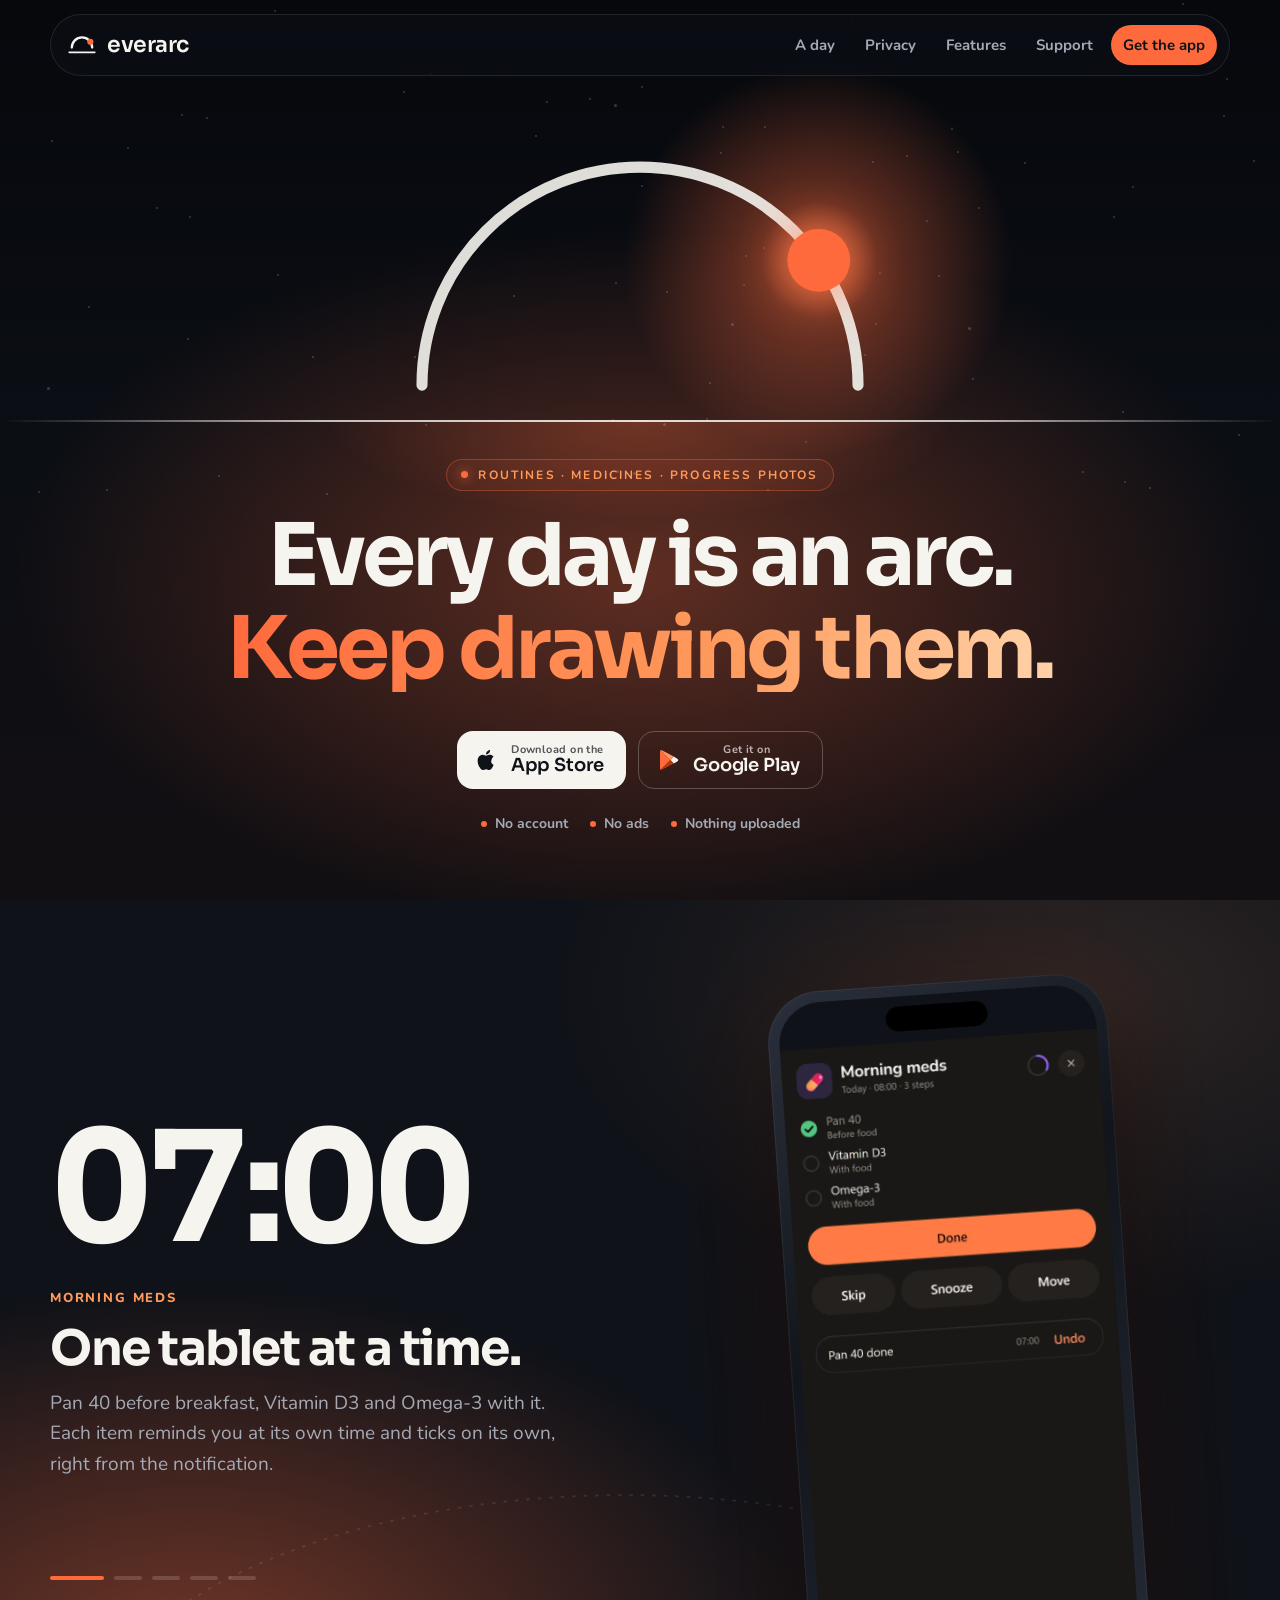
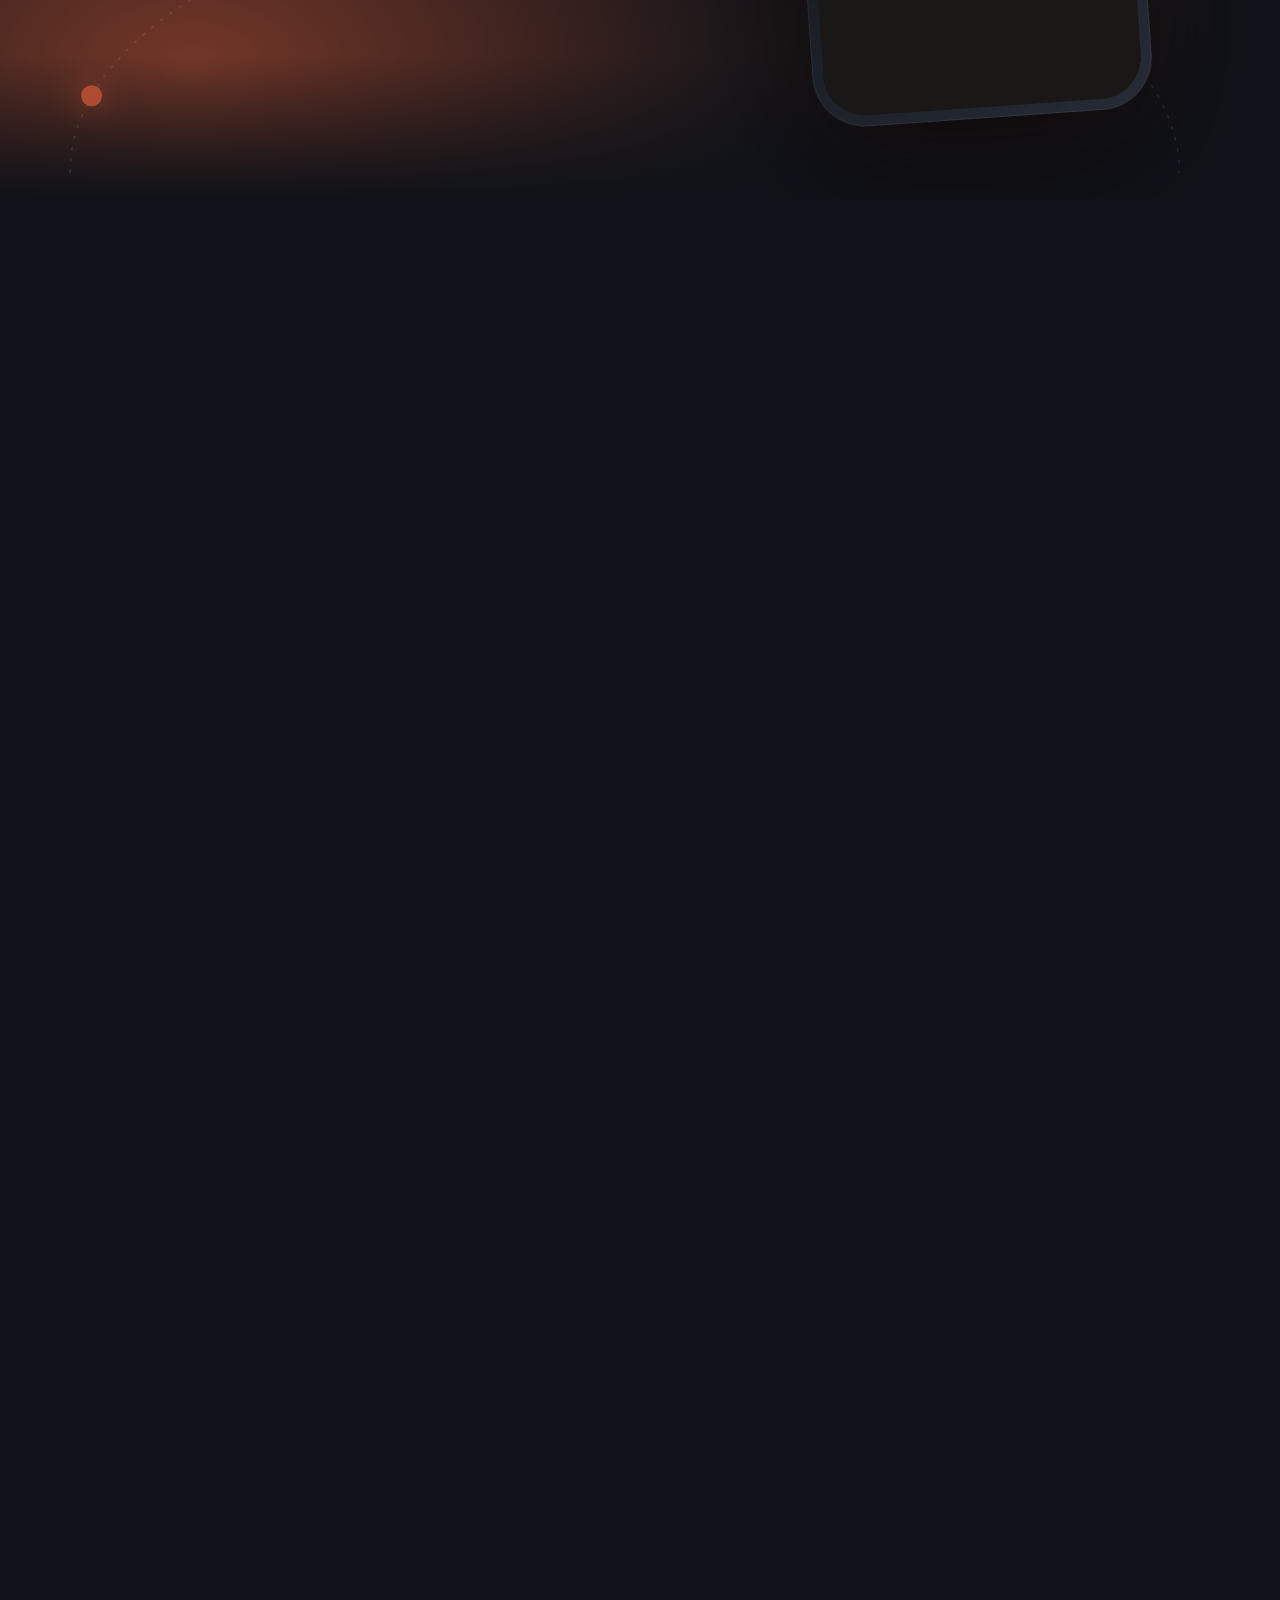
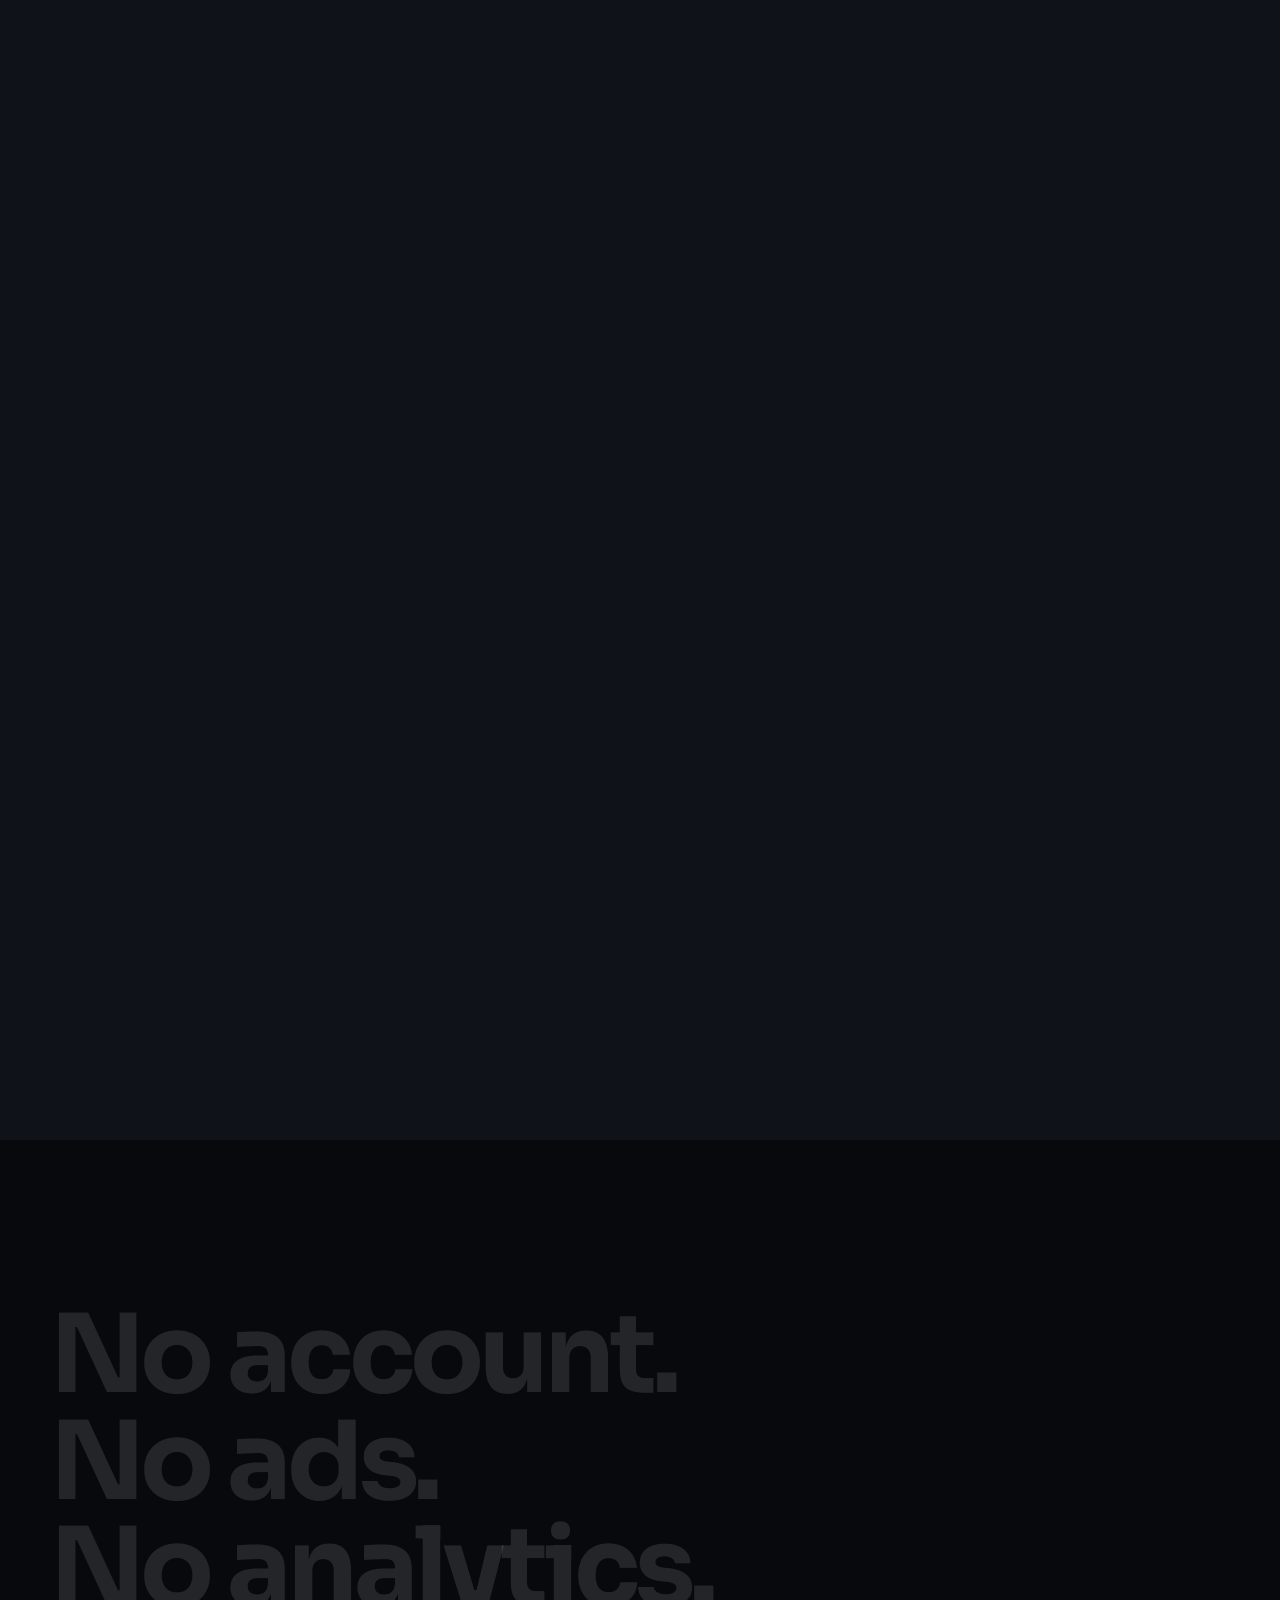
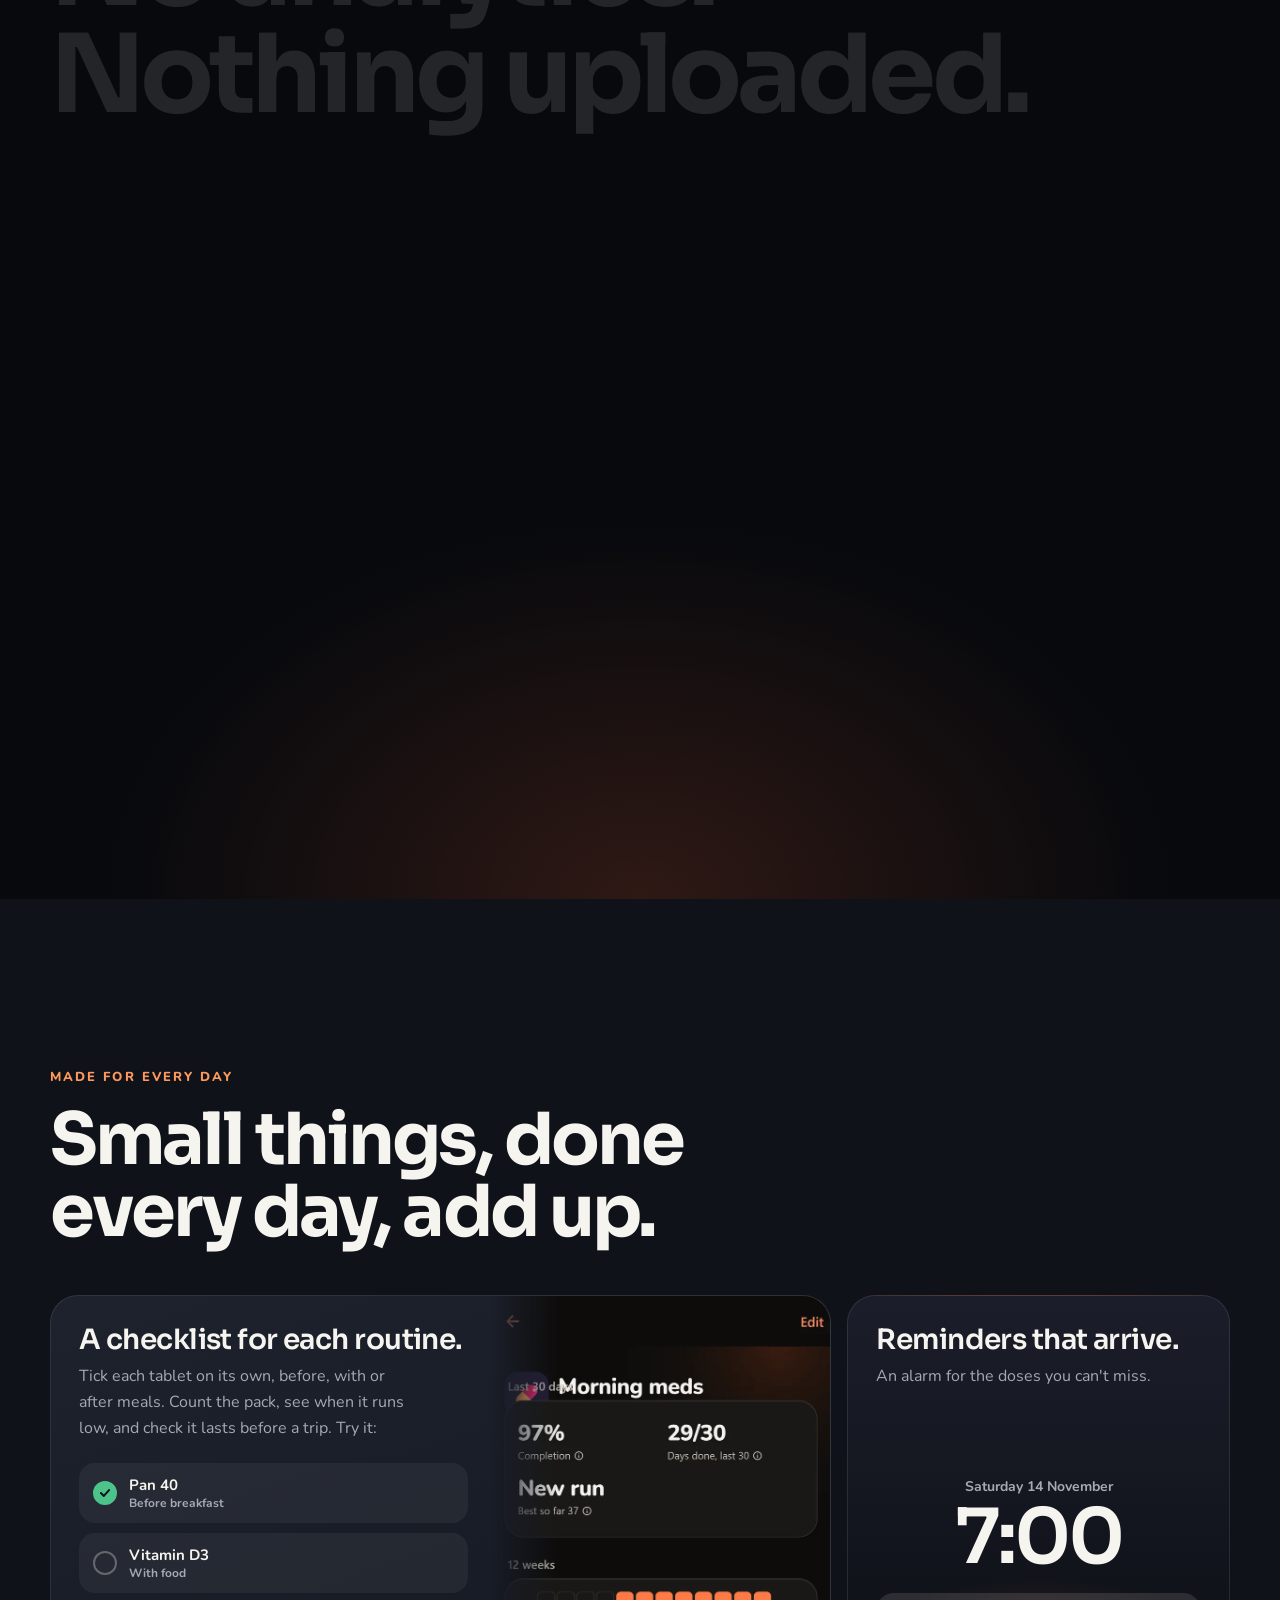
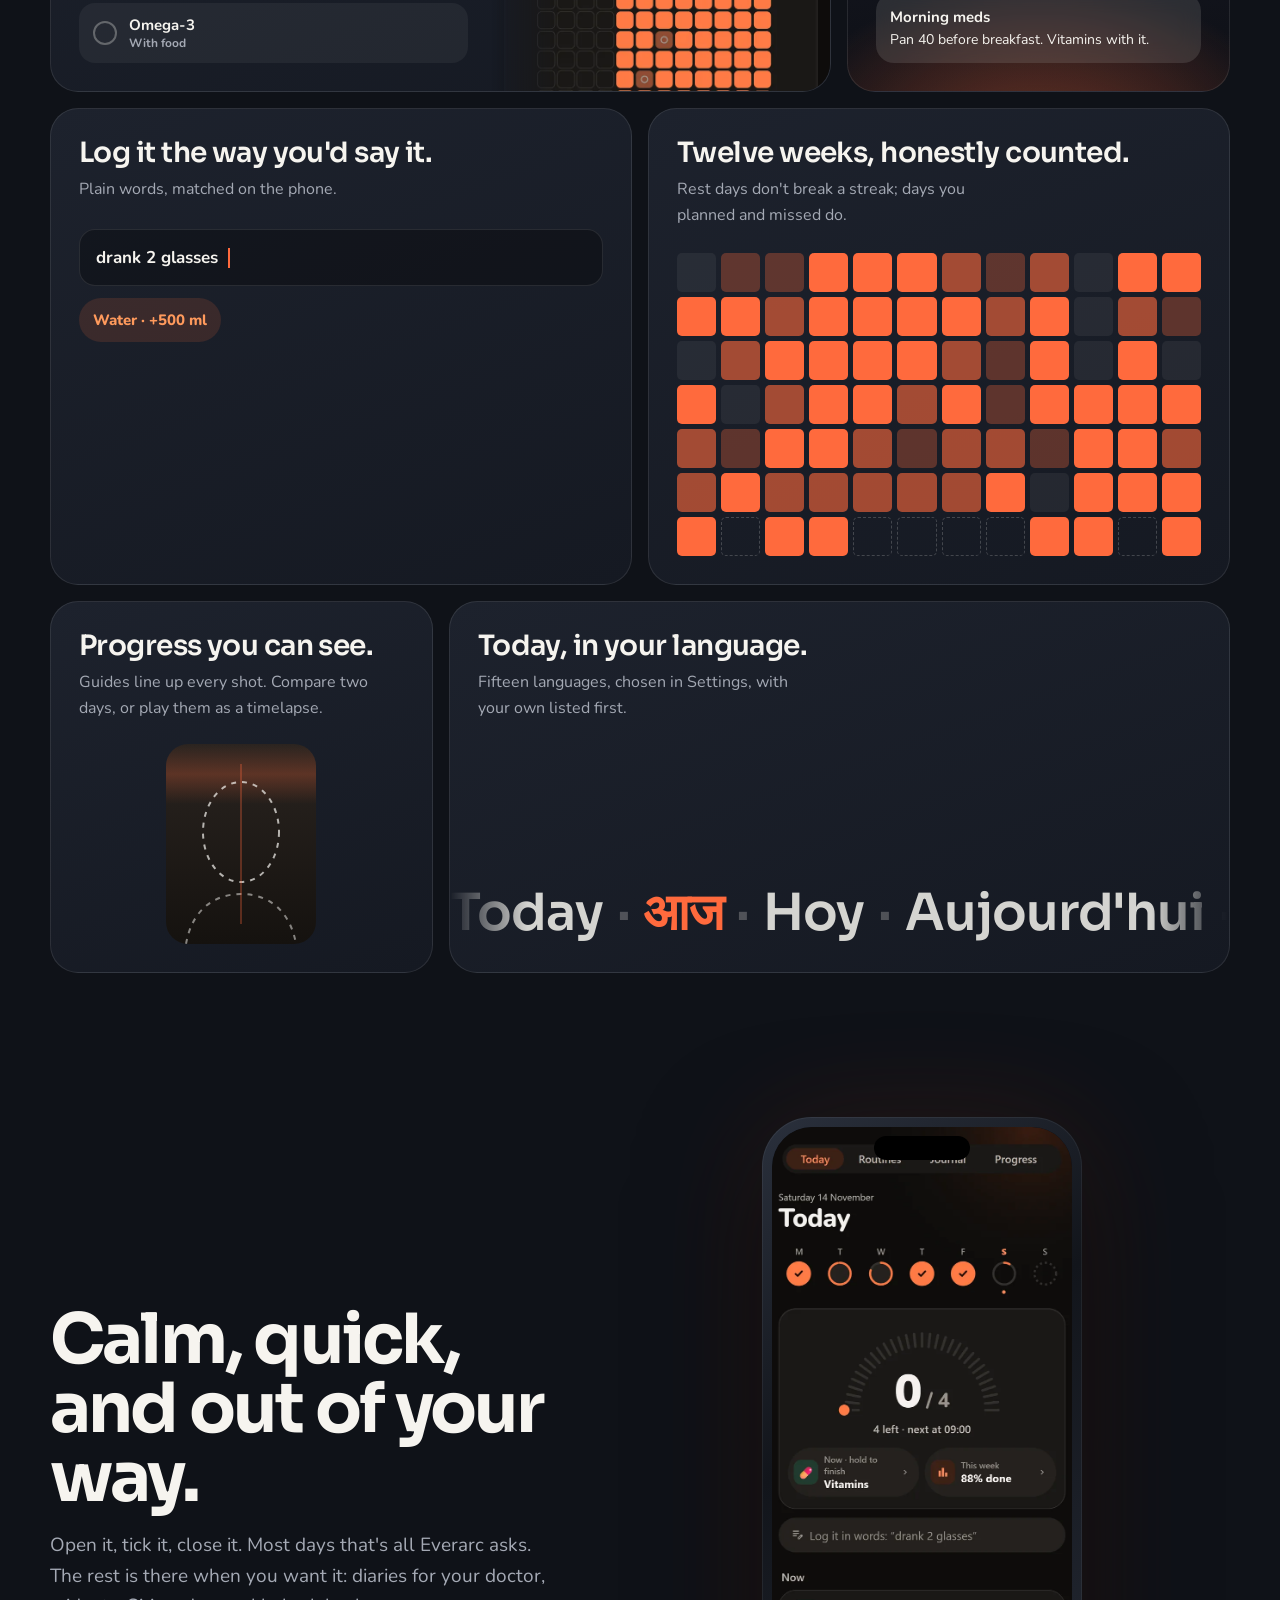
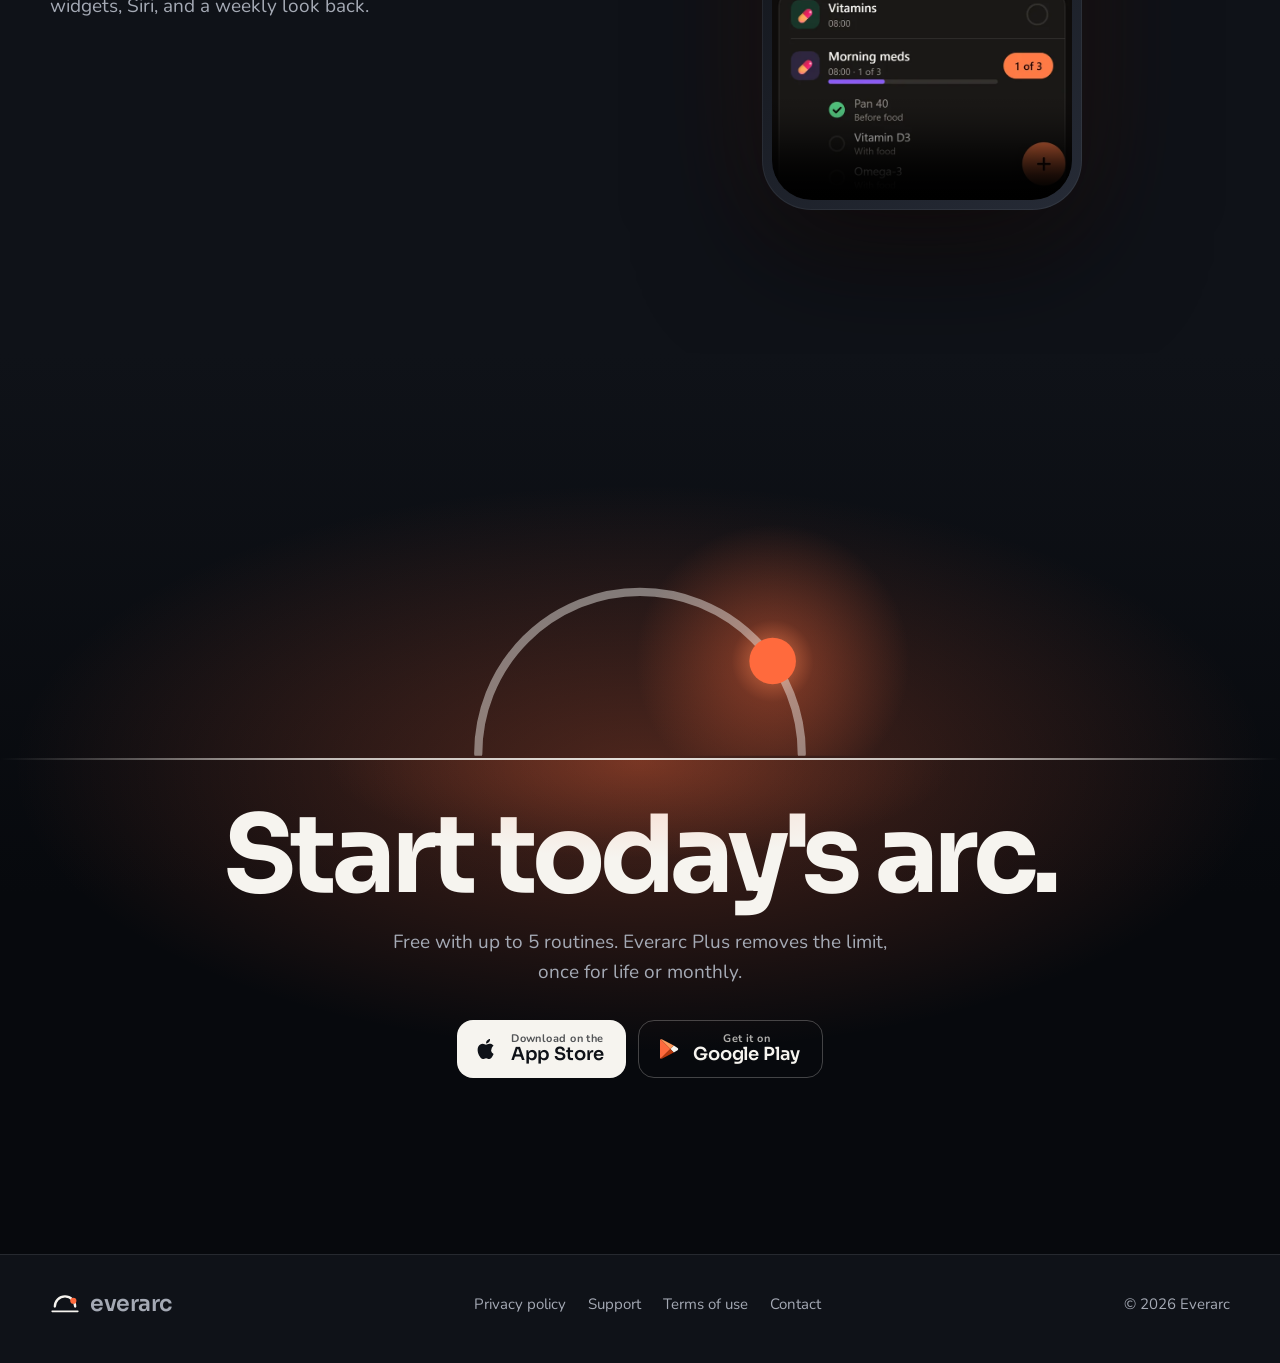
<file: index.html>
<!doctype html>
<html lang="en">
<head>
  <meta charset="utf-8">
  <meta name="viewport" content="width=device-width, initial-scale=1, viewport-fit=cover">
  <title>Everarc · Every day is an arc</title>
  <meta name="description" content="A private routine and habit tracker. Medicine checklists, reminders that arrive and progress photos, encrypted on your phone. No account, no ads, nothing uploaded.">
  <meta name="theme-color" content="#0F1218">
  <link rel="icon" href="img/icon.png">
  <link rel="apple-touch-icon" href="img/icon.png">
  <link rel="preload" href="fonts/sora-latin-700-normal.woff2" as="font" type="font/woff2" crossorigin>
  <link rel="preload" href="fonts/nunito-latin-700-normal.woff2" as="font" type="font/woff2" crossorigin>
  <link rel="stylesheet" href="landing.css?v=5">
  <meta property="og:title" content="Everarc · Every day is an arc">
  <meta property="og:description" content="Routines, medicine checklists and progress photos, kept encrypted on your phone. No account, no ads, nothing uploaded.">
  <meta property="og:image" content="https://mad-robot.github.io/Everarc/img/og.jpg">
  <meta property="og:type" content="website">
  <meta name="twitter:card" content="summary_large_image">
</head>
<body>
  <a class="sr" href="#main">Skip to content</a>

  <header class="nav" id="nav">
    <div class="wrap">
      <a class="logo" href="./" aria-label="Everarc home">
        <svg viewBox="164 330 696 420" aria-hidden="true"><path d="M276 600 A236 236 0 0 1 748 600" fill="none" stroke="#F6F4EF" stroke-width="54" stroke-linecap="round"/><line x1="214" y1="710" x2="810" y2="710" stroke="#F6F4EF" stroke-width="38" stroke-linecap="round"/><circle cx="705.3" cy="464.6" r="72" fill="#FF6A3D"/></svg>
        everarc
      </a>
      <nav aria-label="Main">
        <a href="#day">A day</a>
        <a href="#privacy">Privacy</a>
        <a href="#features">Features</a>
        <a href="support/">Support</a>
        <a class="cta" href="#get">Get the app</a>
      </nav>
    </div>
  </header>

  <main id="main">
    <!-- hero: the mark assembles itself, the sun rises along today's arc -->
    <section class="hero" id="hero" aria-labelledby="h-hero">
      <div class="sky"></div>
      <div class="stars" data-stars="70"></div>
      <div class="wrap hero-inner">
        <svg class="sunart" viewBox="210 300 604 340" aria-hidden="true">
          <defs>
            <radialGradient id="glow"><stop offset="0" stop-color="#FF8A55" stop-opacity="0.9"/><stop offset="0.3" stop-color="#FF6A3D" stop-opacity="0.38"/><stop offset="1" stop-color="#FF6A3D" stop-opacity="0"/></radialGradient>
          </defs>
          <circle id="heroGlow" cx="276" cy="600" r="210" fill="url(#glow)"/>
          <path id="heroArc" class="arc" d="M276 600 A236 236 0 0 1 748 600"/>
          <circle id="heroSun" cx="276" cy="600" r="34" fill="#FF6A3D"/>
        </svg>
        <div class="horizon" aria-hidden="true"></div>
        <div class="hero-copy">
          <span class="eyebrow"><b></b>Routines · medicines · progress photos</span>
          <h1 class="big" id="h-hero"><span class="line"><span>Every day is an arc.</span></span><span class="line"><span>Keep drawing them.</span></span></h1>
          <div class="stores">
            <a class="store" href="https://apps.apple.com/app/id6832285557"><svg viewBox="0 0 24 24" aria-hidden="true"><path fill="currentColor" d="M16.4 12.7c0-2.6 2.1-3.8 2.2-3.9-1.2-1.8-3.1-2-3.7-2-1.6-.2-3.1.9-3.9.9-.8 0-2-.9-3.3-.9-1.7 0-3.3 1-4.2 2.5-1.8 3.1-.5 7.7 1.3 10.2.8 1.2 1.8 2.6 3.1 2.6 1.2 0 1.7-.8 3.2-.8s1.9.8 3.2.8c1.3 0 2.2-1.3 3-2.5.9-1.4 1.3-2.7 1.3-2.8 0 0-2.5-1-2.5-4.1ZM14 5.1c.7-.8 1.1-1.9 1-3.1-1 0-2.2.7-2.9 1.5-.6.7-1.2 1.9-1 3 1.1.1 2.2-.6 2.9-1.4Z"/></svg><span><small>Download on the</small><strong>App Store</strong></span></a>
            <a class="store alt" href="https://play.google.com/store/apps/details?id=com.everarc.app"><svg viewBox="0 0 24 24" aria-hidden="true"><path fill="#FF6A3D" d="M3.6 2.3 13.4 12l-9.8 9.7c-.4-.2-.6-.6-.6-1.1V3.4c0-.5.2-.9.6-1.1Z"/><path fill="#F6F4EF" d="m16.8 8.6-3.4 3.4 3.4 3.4 3.8-2.2c.8-.5.8-1.7 0-2.2l-3.8-2.4Z"/><path fill="#FF9A5C" d="M13.4 12 3.6 2.3c.3-.2.8-.2 1.2 0l12 6.3-3.4 3.4Z"/><path fill="#B93A0E" d="m13.4 12 3.4 3.4-12 6.3c-.4.2-.9.2-1.2 0l9.8-9.7Z"/></svg><span><small>Get it on</small><strong>Google Play</strong></span></a>
          </div>
          <div class="trust"><span>No account</span><span>No ads</span><span>Nothing uploaded</span></div>
        </div>
      </div>
    </section>

    <!-- a day: the clock runs as you scroll -->
    <section class="day" id="day" aria-label="A day with Everarc">
      <div class="day-stage">
        <div class="day-sky"></div>
        <svg class="day-arc" viewBox="0 0 1200 320" preserveAspectRatio="xMidYMid meet" aria-hidden="true"><path id="dayPath" d="M20 310 A580 290 0 0 1 1180 310"/><circle class="sun" id="daySun" r="11" cx="20" cy="310"/></svg>
        <div class="wrap day-grid">
          <div class="day-copy">
            <div class="clock" id="clock" aria-hidden="true">07:00</div>
            <div class="beats">
              <article class="beat on" data-time="07:00" data-g1="rgba(255,106,61,0.42)" data-g2="rgba(255,170,120,0.12)" data-gx="15%" data-gy="85%">
                <span class="tag">Morning meds</span>
                <h2>One tablet at a time.</h2>
                <p>Pan 40 before breakfast, Vitamin D3 and Omega-3 with it. Each item reminds you at its own time and ticks on its own, right from the notification.</p>
              </article>
              <article class="beat" data-time="09:00" data-g1="rgba(255,170,90,0.32)" data-g2="rgba(255,220,170,0.14)" data-gx="30%" data-gy="30%">
                <span class="tag">Today</span>
                <h2>Your whole day, at a glance.</h2>
                <p>What's now, what's next and what's done, on one ring. Swipe a row to finish it, or skip it with a reason.</p>
              </article>
              <article class="beat" data-time="13:00" data-g1="rgba(120,190,255,0.22)" data-g2="rgba(255,190,130,0.18)" data-gx="50%" data-gy="5%">
                <span class="tag">Log it in words</span>
                <h2>"Drank 2 glasses."</h2>
                <p>Type it the way you'd say it. Everarc finds the routine and logs it once you say yes. The model runs on your phone.</p>
              </article>
              <article class="beat" data-time="21:30" data-g1="rgba(140,110,255,0.28)" data-g2="rgba(255,106,61,0.16)" data-gx="80%" data-gy="25%">
                <span class="tag">Evening skincare</span>
                <h2>Still to go: 0 of 3.</h2>
                <p>Cleanser, serum, moisturiser. Checklists keep their place, and a routine you only half finished stays honest about it.</p>
              </article>
              <article class="beat" data-time="Sun" data-g1="rgba(255,106,61,0.38)" data-g2="rgba(120,90,255,0.14)" data-gx="85%" data-gy="85%">
                <span class="tag">The week</span>
                <h2>See the arc you drew.</h2>
                <p>21 of 24 done this week. Charts, a 12-week view and streaks that count rest days fairly, all worked out on the phone.</p>
              </article>
            </div>
            <div class="dots" aria-hidden="true"><i class="on"></i><i></i><i></i><i></i><i></i></div>
          </div>
          <div class="phone-wrap">
            <div class="phone" role="img" aria-label="Everarc on a phone, showing the screen for the time of day">
              <div class="island"></div>
              <div class="screen">
                <img class="on" src="img/s-sheet.webp" alt="" width="720" height="1560">
                <img src="img/s-today.webp" alt="" width="720" height="1560" loading="lazy">
                <img src="img/s-log.webp" alt="" width="720" height="1560" loading="lazy">
                <img src="img/s-today-done.webp" alt="" width="720" height="1560" loading="lazy">
                <img src="img/s-progress.webp" alt="" width="720" height="1560" loading="lazy">
              </div>
            </div>
          </div>
        </div>
      </div>
    </section>

    <!-- privacy -->
    <section class="privacy" id="privacy" aria-labelledby="h-priv">
      <div class="wrap">
        <h2 class="manifesto" id="h-priv"><span>No account.</span><span>No ads.</span><span>No analytics.</span><span>Nothing uploaded.</span></h2>
        <div class="zero rv">
          <div class="n" aria-hidden="true">0</div>
          <p>bytes of your <em id="zeroWord">routines</em> ever leave your phone. There's no server to send them to.</p>
        </div>
        <div class="locks">
          <div class="lock rv"><svg viewBox="0 0 24 24" fill="none" stroke="currentColor" stroke-width="2" stroke-linecap="round" aria-hidden="true"><rect x="4" y="10" width="16" height="11" rx="3"/><path d="M8 10V7a4 4 0 0 1 8 0v3"/></svg><h3>Encrypted on the phone</h3><p>The database and every photo are encrypted with a key kept in the phone's secure storage.</p></div>
          <div class="lock rv"><svg viewBox="0 0 24 24" fill="none" stroke="currentColor" stroke-width="2" stroke-linecap="round" aria-hidden="true"><path d="M12 3a5 5 0 0 0-5 5v1"/><path d="M17 9V8a5 5 0 0 0-3-4.6"/><path d="M5 13a7 7 0 0 0 14 0"/><path d="M12 12v4"/></svg><h3>App lock</h3><p>Face ID or fingerprint, and private routines that only say "A routine is due" on the lock screen.</p></div>
          <div class="lock rv"><svg viewBox="0 0 24 24" fill="none" stroke="currentColor" stroke-width="2" stroke-linecap="round" aria-hidden="true"><path d="M4 14v4a2 2 0 0 0 2 2h12a2 2 0 0 0 2-2v-4"/><path d="M12 4v11"/><path d="m7 10 5 5 5-5"/></svg><h3>Your backup, your password</h3><p>One encrypted file you keep, or move to a new phone straight over your own Wi-Fi.</p></div>
        </div>
      </div>
    </section>

    <!-- features -->
    <section class="features" id="features" aria-labelledby="h-feat">
      <div class="wrap">
        <div class="section-head rv"><span class="k">Made for every day</span><h2 id="h-feat">Small things, done every day, add up.</h2></div>
        <div class="bento">
          <article class="tile t-meds rv">
            <div>
              <h3>A checklist for each routine.</h3>
              <p>Tick each tablet on its own, before, with or after meals. Count the pack, see when it runs low, and check it lasts before a trip. Try it:</p>
              <div class="pills">
                <button class="pill" type="button" aria-pressed="true"><span class="box"><svg viewBox="0 0 24 24" fill="none" stroke="currentColor" stroke-width="3.5" stroke-linecap="round" stroke-linejoin="round"><path d="m5 12 5 5 9-10"/></svg></span><span>Pan 40<small>Before breakfast</small></span></button>
                <button class="pill" type="button" aria-pressed="false"><span class="box"><svg viewBox="0 0 24 24" fill="none" stroke="currentColor" stroke-width="3.5" stroke-linecap="round" stroke-linejoin="round"><path d="m5 12 5 5 9-10"/></svg></span><span>Vitamin D3<small>With food</small></span></button>
                <button class="pill" type="button" aria-pressed="false"><span class="box"><svg viewBox="0 0 24 24" fill="none" stroke="currentColor" stroke-width="3.5" stroke-linecap="round" stroke-linejoin="round"><path d="m5 12 5 5 9-10"/></svg></span><span>Omega-3<small>With food</small></span></button>
              </div>
            </div>
            <div class="crop" aria-hidden="true"><img src="img/s-meds.webp" alt="" width="720" height="1560" loading="lazy"></div>
          </article>
          <article class="tile t-alarm rv">
            <div><h3>Reminders that arrive.</h3><p>An alarm for the doses you can't miss.</p></div>
            <div class="lockclock" aria-hidden="true">
              <div class="d">Saturday 14 November</div>
              <div class="t">7:00</div>
              <div class="notif"><b>Morning meds</b>Pan 40 before breakfast. Vitamins with it.</div>
            </div>
          </article>
          <article class="tile t-words rv">
            <h3>Log it the way you'd say it.</h3>
            <p>Plain words, matched on the phone.</p>
            <div class="typer" aria-hidden="true"><span id="typed"></span><span class="caret"></span></div>
            <div class="match" id="match" aria-live="polite"></div>
          </article>
          <article class="tile t-heat rv">
            <h3>Twelve weeks, honestly counted.</h3>
            <p>Rest days don't break a streak; days you planned and missed do.</p>
            <div class="heat" id="heat" aria-hidden="true"></div>
          </article>
          <article class="tile t-photo rv">
            <h3>Progress you can see.</h3>
            <p>Guides line up every shot. Compare two days, or play them as a timelapse.</p>
            <div class="guide" aria-hidden="true"><div class="scan"></div><svg viewBox="0 0 150 200"><ellipse cx="75" cy="88" rx="38" ry="50" fill="none" stroke="#F6F4EF" stroke-opacity="0.7" stroke-width="2" stroke-dasharray="5 6"/><path d="M20 200c6-34 28-50 55-50s49 16 55 50" fill="none" stroke="#F6F4EF" stroke-opacity="0.5" stroke-width="2" stroke-dasharray="5 6"/><line x1="75" y1="20" x2="75" y2="180" stroke="#FF6A3D" stroke-opacity="0.6" stroke-width="1"/></svg></div>
          </article>
          <article class="tile t-lang rv">
            <div><h3>Today, in your language.</h3><p>Fifteen languages, chosen in Settings, with your own listed first.</p></div>
            <div class="marquee" aria-hidden="true"><div><span>Today</span><span>आज</span><span>Hoy</span><span>Aujourd'hui</span><span>Heute</span><span>Oggi</span><span>Hoje</span><span>Vandaag</span><span>Dzisiaj</span><span>Сегодня</span><span>Bugün</span><span>今天</span><span>今日</span><span>오늘</span><span>Hari ini</span><span>Today</span><span>आज</span><span>Hoy</span><span>Aujourd'hui</span><span>Heute</span><span>Oggi</span><span>Hoje</span><span>Vandaag</span><span>Dzisiaj</span><span>Сегодня</span><span>Bugün</span><span>今天</span><span>今日</span><span>오늘</span><span>Hari ini</span></div></div>
          </article>
        </div>
      </div>
    </section>

    <!-- film -->
    <section class="film" aria-labelledby="h-film">
      <div class="wrap film-grid">
        <div class="rv">
          <h2 id="h-film">Calm, quick, and out of your way.</h2>
          <p>Open it, tick it, close it. Most days that's all Everarc asks. The rest is there when you want it: diaries for your doctor, widgets, Siri, and a weekly look back.</p>
        </div>
        <div class="phone rv" role="img" aria-label="A short film of Everarc in use">
          <div class="island"></div>
          <div class="screen"><video id="film" muted loop playsinline preload="none" poster="img/s-today.webp" data-src="video/preview.mp4"></video></div>
        </div>
      </div>
    </section>

    <!-- finale: the sun sets -->
    <section class="finale" id="get" aria-labelledby="h-get">
      <div class="sky2"></div>
      <div class="stars" data-stars="90"></div>
      <div class="wrap set-inner">
        <svg class="sunart setart" viewBox="210 300 604 306" aria-hidden="true">
          <defs>
            <radialGradient id="glow2"><stop offset="0" stop-color="#FF8A55" stop-opacity="0.8"/><stop offset="0.3" stop-color="#FF6A3D" stop-opacity="0.3"/><stop offset="1" stop-color="#FF6A3D" stop-opacity="0"/></radialGradient>
            <clipPath id="aboveHorizon"><rect x="0" y="0" width="1100" height="603"/></clipPath>
          </defs>
          <g clip-path="url(#aboveHorizon)">
            <circle id="setGlow" cx="705.3" cy="464.6" r="200" fill="url(#glow2)"/>
            <path id="setArc" class="arc" d="M276 600 A236 236 0 0 1 748 600"/>
            <circle id="setSun" cx="705.3" cy="464.6" r="34" fill="#FF6A3D"/>
          </g>
        </svg>
        <div class="horizon set-horizon" aria-hidden="true"></div>
      </div>
      <div class="wrap set-copy">
        <h2 class="rv" id="h-get">Start today's arc.</h2>
        <p class="rv">Free with up to 5 routines. Everarc Plus removes the limit, once for life or monthly.</p>
        <div class="stores rv">
          <a class="store" href="https://apps.apple.com/app/id6832285557"><svg viewBox="0 0 24 24" aria-hidden="true"><path fill="currentColor" d="M16.4 12.7c0-2.6 2.1-3.8 2.2-3.9-1.2-1.8-3.1-2-3.7-2-1.6-.2-3.1.9-3.9.9-.8 0-2-.9-3.3-.9-1.7 0-3.3 1-4.2 2.5-1.8 3.1-.5 7.7 1.3 10.2.8 1.2 1.8 2.6 3.1 2.6 1.2 0 1.7-.8 3.2-.8s1.9.8 3.2.8c1.3 0 2.2-1.3 3-2.5.9-1.4 1.3-2.7 1.3-2.8 0 0-2.5-1-2.5-4.1ZM14 5.1c.7-.8 1.1-1.9 1-3.1-1 0-2.2.7-2.9 1.5-.6.7-1.2 1.9-1 3 1.1.1 2.2-.6 2.9-1.4Z"/></svg><span><small>Download on the</small><strong>App Store</strong></span></a>
          <a class="store alt" href="https://play.google.com/store/apps/details?id=com.everarc.app"><svg viewBox="0 0 24 24" aria-hidden="true"><path fill="#FF6A3D" d="M3.6 2.3 13.4 12l-9.8 9.7c-.4-.2-.6-.6-.6-1.1V3.4c0-.5.2-.9.6-1.1Z"/><path fill="#F6F4EF" d="m16.8 8.6-3.4 3.4 3.4 3.4 3.8-2.2c.8-.5.8-1.7 0-2.2l-3.8-2.4Z"/><path fill="#FF9A5C" d="M13.4 12 3.6 2.3c.3-.2.8-.2 1.2 0l12 6.3-3.4 3.4Z"/><path fill="#B93A0E" d="m13.4 12 3.4 3.4-12 6.3c-.4.2-.9.2-1.2 0l9.8-9.7Z"/></svg><span><small>Get it on</small><strong>Google Play</strong></span></a>
        </div>
      </div>
    </section>
  </main>

  <footer>
    <div class="wrap">
      <a class="logo" href="./" aria-label="Everarc home"><svg viewBox="164 330 696 420" aria-hidden="true"><path d="M276 600 A236 236 0 0 1 748 600" fill="none" stroke="#F6F4EF" stroke-width="54" stroke-linecap="round"/><line x1="214" y1="710" x2="810" y2="710" stroke="#F6F4EF" stroke-width="38" stroke-linecap="round"/><circle cx="705.3" cy="464.6" r="72" fill="#FF6A3D"/></svg>everarc</a>
      <nav aria-label="Footer"><a href="privacy/">Privacy policy</a><a href="support/">Support</a><a href="https://www.apple.com/legal/internet-services/itunes/dev/stdeula/">Terms of use</a><a href="mailto:thehouzofapps@gmail.com">Contact</a></nav>
      <span>© 2026 Everarc</span>
    </div>
  </footer>

  <script src="landing.js?v=5" defer></script>
</body>
</html>
</file>
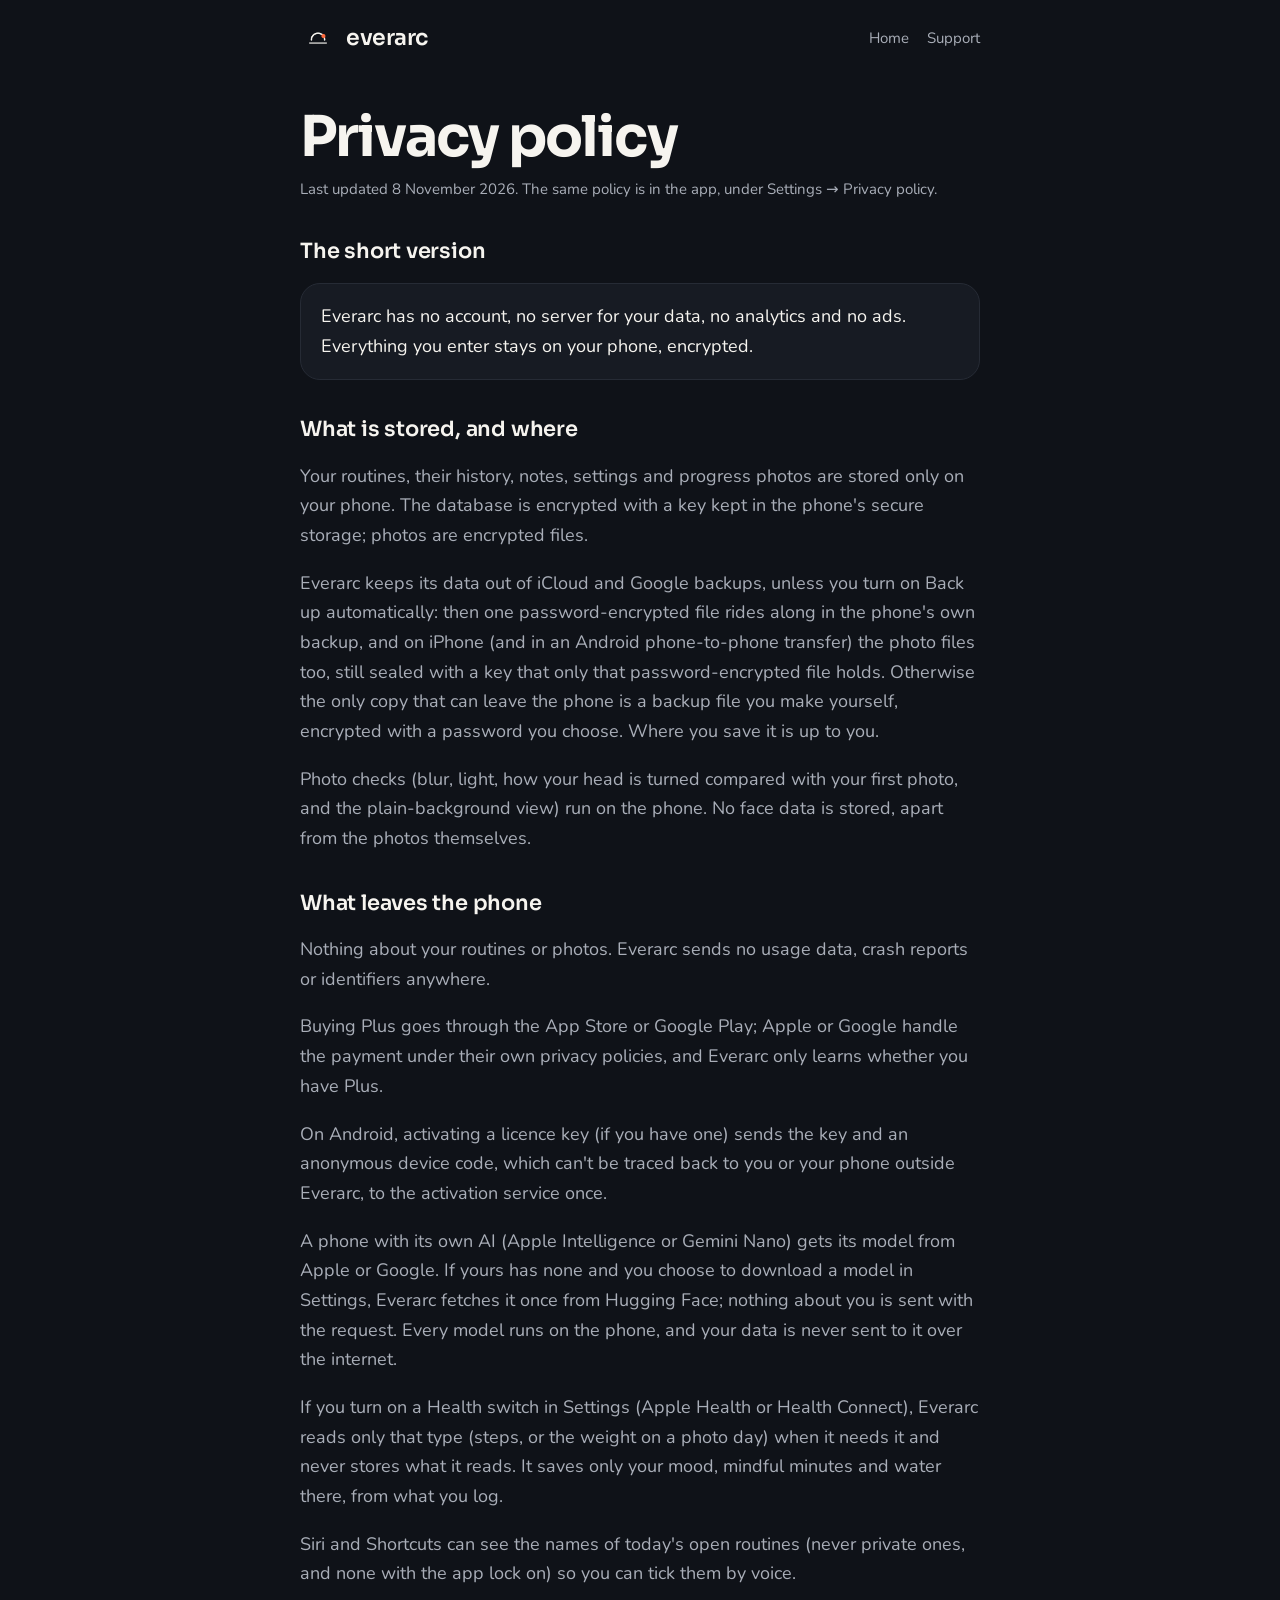
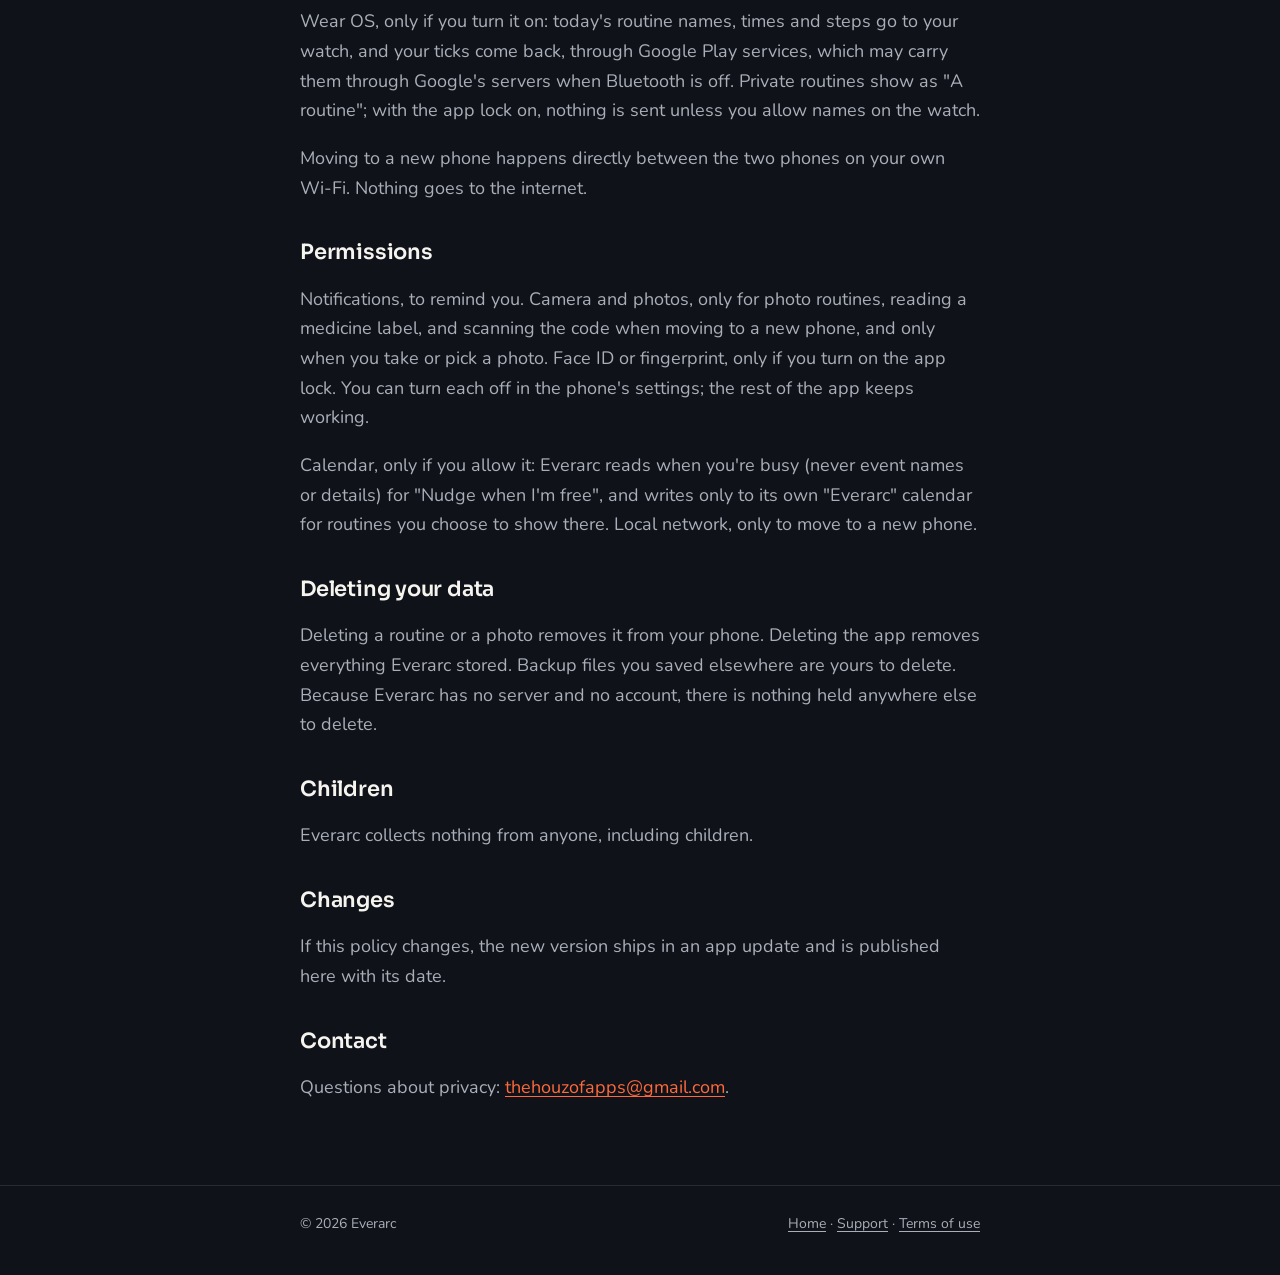
<file: privacy/index.html>
<!doctype html>
<html lang="en">
<head>
  <meta charset="utf-8">
  <meta name="viewport" content="width=device-width, initial-scale=1">
  <title>Privacy policy · Everarc</title>
  <meta name="description" content="Everarc has no account, no server for your data, no analytics and no ads. Everything you enter stays on your phone, encrypted.">
  <meta name="theme-color" content="#0F1218">
  <link rel="icon" href="../img/icon.png">
  <link rel="stylesheet" href="../styles.css?v=5">
</head>
<body>
  <header class="top">
    <div class="wrap narrow">
      <a class="brand" href="../"><img src="../img/icon.png" alt="" width="36" height="36">everarc</a>
      <nav aria-label="Main"><a href="../">Home</a><a href="../support/">Support</a></nav>
    </div>
  </header>

  <main class="wrap narrow doc">
    <h1>Privacy policy</h1>
    <p class="updated">Last updated 8 November 2026. The same policy is in the app, under Settings → Privacy policy.</p>

    <h2>The short version</h2>
    <p class="short">Everarc has no account, no server for your data, no analytics and no ads. Everything you enter stays on your phone, encrypted.</p>

    <h2>What is stored, and where</h2>
    <p>Your routines, their history, notes, settings and progress photos are stored only on your phone. The database is encrypted with a key kept in the phone's secure storage; photos are encrypted files.</p>
    <p>Everarc keeps its data out of iCloud and Google backups, unless you turn on Back up automatically: then one password-encrypted file rides along in the phone's own backup, and on iPhone (and in an Android phone-to-phone transfer) the photo files too, still sealed with a key that only that password-encrypted file holds. Otherwise the only copy that can leave the phone is a backup file you make yourself, encrypted with a password you choose. Where you save it is up to you.</p>
    <p>Photo checks (blur, light, how your head is turned compared with your first photo, and the plain-background view) run on the phone. No face data is stored, apart from the photos themselves.</p>

    <h2>What leaves the phone</h2>
    <p>Nothing about your routines or photos. Everarc sends no usage data, crash reports or identifiers anywhere.</p>
    <p>Buying Plus goes through the App Store or Google Play; Apple or Google handle the payment under their own privacy policies, and Everarc only learns whether you have Plus.</p>
    <p>On Android, activating a licence key (if you have one) sends the key and an anonymous device code, which can't be traced back to you or your phone outside Everarc, to the activation service once.</p>
    <p>A phone with its own AI (Apple Intelligence or Gemini Nano) gets its model from Apple or Google. If yours has none and you choose to download a model in Settings, Everarc fetches it once from Hugging Face; nothing about you is sent with the request. Every model runs on the phone, and your data is never sent to it over the internet.</p>
    <p>If you turn on a Health switch in Settings (Apple Health or Health Connect), Everarc reads only that type (steps, or the weight on a photo day) when it needs it and never stores what it reads. It saves only your mood, mindful minutes and water there, from what you log.</p>
    <p>Siri and Shortcuts can see the names of today's open routines (never private ones, and none with the app lock on) so you can tick them by voice.</p>
    <p>Wear OS, only if you turn it on: today's routine names, times and steps go to your watch, and your ticks come back, through Google Play services, which may carry them through Google's servers when Bluetooth is off. Private routines show as "A routine"; with the app lock on, nothing is sent unless you allow names on the watch.</p>
    <p>Moving to a new phone happens directly between the two phones on your own Wi-Fi. Nothing goes to the internet.</p>

    <h2>Permissions</h2>
    <p>Notifications, to remind you. Camera and photos, only for photo routines, reading a medicine label, and scanning the code when moving to a new phone, and only when you take or pick a photo. Face ID or fingerprint, only if you turn on the app lock. You can turn each off in the phone's settings; the rest of the app keeps working.</p>
    <p>Calendar, only if you allow it: Everarc reads when you're busy (never event names or details) for "Nudge when I'm free", and writes only to its own "Everarc" calendar for routines you choose to show there. Local network, only to move to a new phone.</p>

    <h2>Deleting your data</h2>
    <p>Deleting a routine or a photo removes it from your phone. Deleting the app removes everything Everarc stored. Backup files you saved elsewhere are yours to delete. Because Everarc has no server and no account, there is nothing held anywhere else to delete.</p>

    <h2>Children</h2>
    <p>Everarc collects nothing from anyone, including children.</p>

    <h2>Changes</h2>
    <p>If this policy changes, the new version ships in an app update and is published here with its date.</p>

    <h2>Contact</h2>
    <p>Questions about privacy: <a href="mailto:thehouzofapps@gmail.com">thehouzofapps@gmail.com</a>.</p>
  </main>

  <footer>
    <div class="wrap narrow">
      <span>© 2026 Everarc</span>
      <span><a href="../">Home</a> · <a href="../support/">Support</a> · <a href="https://www.apple.com/legal/internet-services/itunes/dev/stdeula/">Terms of use</a></span>
    </div>
  </footer>
</body>
</html>
</file>
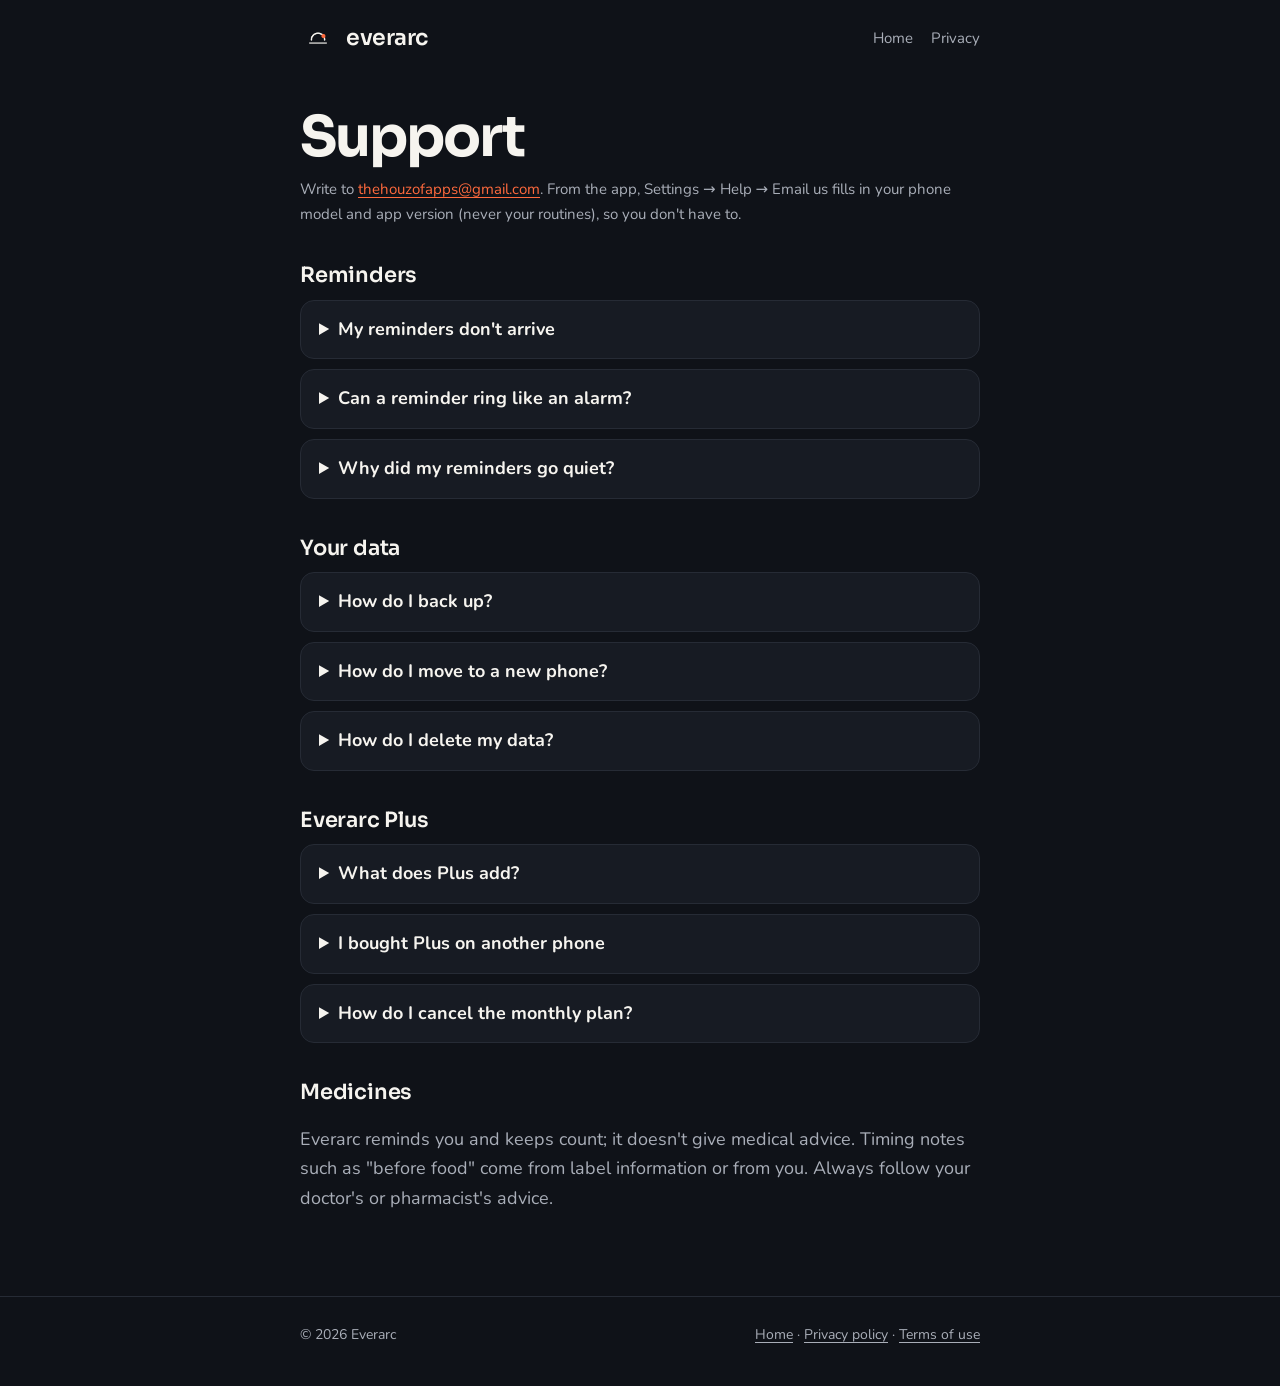
<file: support/index.html>
<!doctype html>
<html lang="en">
<head>
  <meta charset="utf-8">
  <meta name="viewport" content="width=device-width, initial-scale=1">
  <title>Support · Everarc</title>
  <meta name="description" content="Help with Everarc: reminders, backups, moving to a new phone, Everarc Plus and contact.">
  <meta name="theme-color" content="#0F1218">
  <link rel="icon" href="../img/icon.png">
  <link rel="stylesheet" href="../styles.css?v=5">
</head>
<body>
  <header class="top">
    <div class="wrap narrow">
      <a class="brand" href="../"><img src="../img/icon.png" alt="" width="36" height="36">everarc</a>
      <nav aria-label="Main"><a href="../">Home</a><a href="../privacy/">Privacy</a></nav>
    </div>
  </header>

  <main class="wrap narrow doc">
    <h1>Support</h1>
    <p class="updated">Write to <a href="mailto:thehouzofapps@gmail.com?subject=Everarc%20support">thehouzofapps@gmail.com</a>. From the app, Settings → Help → Email us fills in your phone model and app version (never your routines), so you don't have to.</p>

    <h2>Reminders</h2>
    <details>
      <summary>My reminders don't arrive</summary>
      <p>Check that notifications are allowed for Everarc in the phone's settings, and that a Focus or Do Not Disturb isn't holding them. Settings → Reminder health in the app sends a test reminder and shows what it finds.</p>
      <p>On Android, also allow "Alarms &amp; reminders" for Everarc, and set its battery use to Unrestricted. Some phones close apps in the background to save battery, which can stop reminders.</p>
    </details>
    <details>
      <summary>Can a reminder ring like an alarm?</summary>
      <p>Yes. In a routine's Reminders, choose Alarm. On iPhone this uses the system alarm on iOS 26 and later; on Android it uses an alarm-strength notification.</p>
    </details>
    <details>
      <summary>Why did my reminders go quiet?</summary>
      <p>If Everarc hasn't been opened for 10 days, everyday reminders pause so they don't nag. Medicines and alarms keep going. Opening the app turns everything back on.</p>
    </details>

    <h2>Your data</h2>
    <details>
      <summary>How do I back up?</summary>
      <p>Settings → Backup &amp; moving. Make a backup file protected with a password you choose, and keep it wherever you like, or turn on Back up automatically so an encrypted copy rides along in the phone's own backup. Keep the password safe: without it, nobody (including us) can open the file.</p>
    </details>
    <details>
      <summary>How do I move to a new phone?</summary>
      <p>Put both phones on the same Wi-Fi. On the new phone, tap "Moving from another phone?" when you start; on the old phone, open Settings → Backup &amp; moving → Move to a new phone and scan the code. Everything goes straight between the two phones. On iPhone, allow Local Network when asked.</p>
    </details>
    <details>
      <summary>How do I delete my data?</summary>
      <p>Delete a routine or photo in the app, or delete the app to remove everything. Everarc has no account or server, so there is nothing stored anywhere else.</p>
    </details>

    <h2>Everarc Plus</h2>
    <details>
      <summary>What does Plus add?</summary>
      <p>Everything works for free with up to 5 routines. Plus removes the limit, once for life or monthly.</p>
    </details>
    <details>
      <summary>I bought Plus on another phone</summary>
      <p>Open the Plus page and tap Restore purchases, signed in to the same Apple ID or Google account you bought it with.</p>
    </details>
    <details>
      <summary>How do I cancel the monthly plan?</summary>
      <p>On iPhone: Settings → your name → Subscriptions. On Android: Google Play → Payments &amp; subscriptions → Subscriptions. It stays active until the end of the period you paid for.</p>
    </details>

    <h2>Medicines</h2>
    <p>Everarc reminds you and keeps count; it doesn't give medical advice. Timing notes such as "before food" come from label information or from you. Always follow your doctor's or pharmacist's advice.</p>
  </main>

  <footer>
    <div class="wrap narrow">
      <span>© 2026 Everarc</span>
      <span><a href="../">Home</a> · <a href="../privacy/">Privacy policy</a> · <a href="https://www.apple.com/legal/internet-services/itunes/dev/stdeula/">Terms of use</a></span>
    </div>
  </footer>
</body>
</html>
</file>
<file: landing.css>
@font-face { font-family: "Sora"; src: url("fonts/sora-latin-600-normal.woff2") format("woff2"); font-weight: 600; font-display: swap; }
@font-face { font-family: "Sora"; src: url("fonts/sora-latin-700-normal.woff2") format("woff2"); font-weight: 700; font-display: swap; }
@font-face { font-family: "Nunito"; src: url("fonts/nunito-latin-400-normal.woff2") format("woff2"); font-weight: 400; font-display: swap; }
@font-face { font-family: "Nunito"; src: url("fonts/nunito-latin-700-normal.woff2") format("woff2"); font-weight: 700; font-display: swap; }
@font-face { font-family: "Nunito"; src: url("fonts/nunito-latin-800-normal.woff2") format("woff2"); font-weight: 800; font-display: swap; }
@font-face { font-family: "Nunito"; src: url("fonts/nunito-latin-900-normal.woff2") format("woff2"); font-weight: 900; font-display: swap; }

:root {
  --ink: #0f1218;
  --ink-2: #151922;
  --ink-3: #1d222d;
  --paper: #f6f4ef;
  --ember: #ff6a3d;
  --ember-hot: #ff9a5c;
  --muted: #a4a9b4;
  --line: rgba(246, 244, 239, 0.1);
  --display: "Sora", ui-sans-serif, system-ui, sans-serif;
  --body: "Nunito", ui-rounded, system-ui, -apple-system, "Segoe UI", sans-serif;
  --ease: cubic-bezier(0.22, 1, 0.36, 1);
  color-scheme: dark;
}

* { box-sizing: border-box; }
html { -webkit-text-size-adjust: 100%; scroll-behavior: smooth; }
html, body { overflow-x: clip; }
body { margin: 0; background: var(--ink); color: var(--paper); font: 18px/1.6 var(--body); -webkit-font-smoothing: antialiased; }
img, video, svg { display: block; max-width: 100%; }
a { color: inherit; }
a:focus-visible, button:focus-visible { outline: 3px solid var(--ember); outline-offset: 4px; border-radius: 10px; }
.sr { position: absolute; width: 1px; height: 1px; overflow: hidden; clip: rect(0 0 0 0); white-space: nowrap; }
.wrap { width: min(1180px, 100% - 40px); margin-inline: auto; }

/* ---------- nav ---------- */
.nav { position: fixed; inset: 14px 0 auto; z-index: 50; pointer-events: none; }
.nav .wrap { display: flex; align-items: center; justify-content: space-between; gap: 12px; padding: 10px 12px 10px 16px; border-radius: 999px; background: rgba(15, 18, 24, 0.55); border: 1px solid var(--line); backdrop-filter: blur(16px) saturate(140%); -webkit-backdrop-filter: blur(16px) saturate(140%); pointer-events: auto; transition: transform 0.5s var(--ease); }
.nav.hide .wrap { transform: translateY(-140%); }
.logo { display: flex; align-items: center; gap: 10px; text-decoration: none; font: 600 22px/1 var(--display); letter-spacing: -0.02em; }
.logo svg { width: 30px; height: 30px; }
.nav nav { display: flex; align-items: center; gap: 6px; }
.nav nav a { text-decoration: none; color: var(--muted); font-weight: 700; font-size: 15px; padding: 8px 12px; border-radius: 999px; transition: color 0.2s; }
.nav nav a:hover { color: var(--paper); }
.nav nav a.cta { color: var(--ink); background: var(--ember); }
.nav nav a.cta:hover { background: var(--ember-hot); }

/* ---------- hero: sky above, horizon, ground below ---------- */
.hero { position: relative; min-height: 100svh; display: grid; align-items: center; overflow: hidden; isolation: isolate; padding: 88px 0 5svh; --rise: 0; }
.sky { position: absolute; inset: 0; z-index: -3; background:
  radial-gradient(70% 55% at 50% 64%, rgba(255, 106, 61, calc(0.04 + var(--rise) * 0.3)), transparent 70%),
  linear-gradient(180deg, #06080c 0%, #0b0e14 48%, #120f12 100%); }
.stars { position: absolute; inset: 0 0 45% 0; z-index: -2; opacity: calc(1 - var(--rise) * 0.8); }
.stars i { position: absolute; width: 2px; height: 2px; border-radius: 50%; background: var(--paper); animation: twinkle var(--d, 4s) ease-in-out infinite; animation-delay: var(--t, 0s); }
@keyframes twinkle { 0%, 100% { opacity: 0.15; } 50% { opacity: 0.9; } }
.hero-inner { display: grid; justify-items: center; grid-template-columns: minmax(0, 1fr); }
.sunart { width: min(640px, 86vw, 62svh); height: auto; overflow: visible; margin-bottom: -2px; transform: translateY(calc(var(--lift, 0) * -1px)); }
.sunart .arc { fill: none; stroke: var(--paper); stroke-width: 12; stroke-linecap: round; opacity: 0.9; }
#heroSun { filter: drop-shadow(0 0 28px rgba(255, 106, 61, 0.9)); }
.horizon { width: 100vw; max-width: none; justify-self: center; height: 2px; background: linear-gradient(90deg, transparent, rgba(246, 244, 239, 0.75) 25%, rgba(246, 244, 239, 0.9) 50%, rgba(246, 244, 239, 0.75) 75%, transparent); transform: scaleX(0); animation: draw 1.4s 0.15s var(--ease) forwards; position: relative; }
.horizon::after { content: ""; position: absolute; left: 50%; top: 2px; width: min(900px, 90vw); height: 26svh; transform: translateX(-50%); background: radial-gradient(50% 60% at 50% 0%, rgba(255, 106, 61, calc(var(--rise) * 0.28)), transparent 70%); pointer-events: none; }
@keyframes draw { to { transform: scaleX(1); } }
.hero-copy { text-align: center; padding-top: clamp(22px, 4svh, 44px); position: relative; }
.eyebrow { display: inline-flex; align-items: center; gap: 10px; font: 700 12px/1 var(--body); letter-spacing: 0.18em; text-transform: uppercase; color: var(--ember-hot); padding: 9px 14px; border: 1px solid rgba(255, 106, 61, 0.35); border-radius: 999px; background: rgba(255, 106, 61, 0.07); opacity: 0; animation: fadeUp 1s 1.6s var(--ease) forwards; }
.eyebrow b { width: 7px; height: 7px; border-radius: 50%; background: var(--ember); box-shadow: 0 0 12px var(--ember); }
h1.big { font: 700 clamp(40px, min(7vw, 9.6svh), 104px)/0.98 var(--display); letter-spacing: -0.045em; margin: clamp(14px, 2.4svh, 24px) 0 0; }
h1.big .line { display: block; overflow: hidden; padding: 0.02em 0.06em 0.08em; text-wrap: balance; }
h1.big .line > span { text-wrap: balance; }
h1.big .line > span { display: inline-block; transform: translateY(100%); filter: blur(10px); opacity: 0; animation: rise 1.2s var(--ease) forwards; animation-delay: 1.75s; }
h1.big .line:nth-child(2) > span { animation-delay: 1.9s; background: linear-gradient(90deg, var(--ember) 0%, var(--ember-hot) 60%, #ffd2a8 100%); -webkit-background-clip: text; background-clip: text; color: transparent; }
@keyframes rise { to { transform: none; filter: none; opacity: 1; } }
@keyframes fadeUp { from { opacity: 0; transform: translateY(14px); } to { opacity: 1; transform: none; } }
@keyframes fade { to { opacity: 1; } }
.stores { display: flex; flex-wrap: wrap; gap: 12px; justify-content: center; margin-top: clamp(20px, 3.6svh, 34px); opacity: 0; animation: fadeUp 1s 2.25s var(--ease) forwards; }
.store { display: inline-flex; align-items: center; gap: 12px; padding: 12px 22px 12px 18px; border-radius: 16px; text-decoration: none; background: var(--paper); color: var(--ink); transition: transform 0.25s var(--ease), box-shadow 0.25s; }
.store:hover { transform: translateY(-2px); box-shadow: 0 14px 40px rgba(255, 106, 61, 0.25); }
.store.alt { background: transparent; color: var(--paper); border: 1px solid rgba(246, 244, 239, 0.25); }
.store svg { width: 24px; height: 24px; }
.store small { display: block; font-size: 11px; font-weight: 700; letter-spacing: 0.04em; opacity: 0.7; line-height: 1.1; }
.store strong { display: block; font: 600 18px/1.1 var(--display); letter-spacing: -0.01em; }
.trust { display: flex; flex-wrap: wrap; justify-content: center; gap: 8px 22px; margin-top: clamp(14px, 2.6svh, 24px); color: var(--muted); font-size: 14px; font-weight: 700; opacity: 0; animation: fade 1s 2.5s var(--ease) forwards; }
.trust span::before { content: ""; display: inline-block; width: 6px; height: 6px; margin-right: 8px; border-radius: 50%; background: var(--ember); vertical-align: middle; }

/* ---------- day story ---------- */
.day { position: relative; height: 560vh; --p: 0; }
.day-stage { position: sticky; top: 0; height: 100svh; overflow: hidden; display: grid; align-items: center; }
.day-sky { position: absolute; inset: 0; z-index: -1; transition: background 0.6s linear; background: radial-gradient(70% 60% at var(--gx, 20%) var(--gy, 80%), var(--g1, rgba(255, 106, 61, 0.35)), transparent 70%), radial-gradient(60% 50% at 85% 10%, var(--g2, rgba(120, 90, 255, 0.12)), transparent 70%), var(--ink); }
.day-sky::after { content: ""; position: absolute; inset: auto 0 0; height: 16%; background: linear-gradient(transparent, var(--ink)); }
.day-arc { position: absolute; inset: auto 4% 2%; height: 34%; z-index: -1; overflow: visible; opacity: 0.55; }
.day-arc path { fill: none; stroke: rgba(246, 244, 239, 0.18); stroke-width: 2; stroke-dasharray: 2 10; stroke-linecap: round; }
.day-arc circle.sun { fill: var(--ember); filter: drop-shadow(0 0 18px var(--ember)); }
.day-grid { display: grid; grid-template-columns: 1.05fr 0.95fr; gap: 40px; align-items: center; }
.clock { font: 700 clamp(72px, 12vw, 172px)/0.9 var(--display); letter-spacing: -0.05em; font-variant-numeric: tabular-nums; color: var(--paper); overflow: hidden; padding-bottom: 0.04em; }
.clock span { display: inline-block; }
.clock.roll span { animation: roll 0.7s var(--ease) both; }
@keyframes roll { from { transform: translateY(70%); opacity: 0; filter: blur(6px); } to { transform: none; opacity: 1; filter: none; } }
.clock .ampm { font-size: 0.24em; letter-spacing: 0; color: var(--ember-hot); margin-left: 0.2em; vertical-align: 0.9em; }
.beats { position: relative; min-height: 260px; margin-top: 18px; }
.beat { position: absolute; inset: 0 auto auto 0; max-width: 520px; opacity: 0; transform: translateY(24px); filter: blur(8px); transition: opacity 0.6s var(--ease), transform 0.7s var(--ease), filter 0.6s var(--ease); pointer-events: none; }
.beat.on { opacity: 1; transform: none; filter: none; pointer-events: auto; transition-delay: 0.08s; }
.beat h2 { font: 700 clamp(30px, 3.8vw, 52px)/1.05 var(--display); letter-spacing: -0.03em; margin: 0 0 14px; }
.beat p { color: var(--muted); margin: 0; font-size: 19px; }
.beat .tag { display: inline-block; margin-bottom: 14px; font-weight: 800; font-size: 13px; letter-spacing: 0.14em; text-transform: uppercase; color: var(--ember-hot); }
.dots { display: flex; gap: 10px; margin-top: 34px; }
.dots i { width: 28px; height: 4px; border-radius: 4px; background: rgba(246, 244, 239, 0.16); transition: background 0.4s, width 0.4s var(--ease); }
.dots i.on { background: var(--ember); width: 54px; }
.phone { --w: min(340px, 78vw, 38svh); position: relative; width: var(--w); aspect-ratio: 1290 / 2796; margin-inline: auto; border-radius: calc(var(--w) * 0.155); padding: calc(var(--w) * 0.032); background: linear-gradient(145deg, #2a303c, #12151b 40%, #262b36); box-shadow: 0 0 0 1px rgba(255, 255, 255, 0.06) inset, 0 40px 120px rgba(0, 0, 0, 0.6), 0 0 120px rgba(255, 106, 61, 0.12); }
.phone .screen { position: relative; width: 100%; height: 100%; border-radius: calc(var(--w) * 0.125); overflow: hidden; background: #0f1218; }
.phone .screen img { position: absolute; inset: 6.5% 0 auto; width: 100%; height: 93.5%; object-fit: cover; object-position: top; clip-path: inset(100% 0 0 0); transform: translateY(6%) scale(1.02); transition: clip-path 0.9s var(--ease), transform 1.1s var(--ease); z-index: 0; }
.phone .screen img.was { clip-path: inset(0 0 0 0); transform: none; z-index: 1; transition: none; }
.phone .screen img.on { clip-path: inset(0 0 0 0); transform: none; z-index: 2; }
.phone .island { position: absolute; top: calc(var(--w) * 0.062); left: 50%; width: 30%; height: 3.4%; transform: translateX(-50%); border-radius: 999px; background: #000; z-index: 2; }
.phone-wrap { position: relative; transform: rotate(calc(-4deg + var(--p) * 8deg)) translateY(calc(var(--p) * -20px)); transition: transform 0.2s linear; }

/* ---------- privacy ---------- */
.privacy { position: relative; padding: 18vh 0; background: #07090d; overflow: hidden; }
.privacy::before { content: ""; position: absolute; inset: auto -10% -40% -10%; height: 80%; background: radial-gradient(50% 50% at 50% 50%, rgba(255, 106, 61, 0.16), transparent 70%); }
.manifesto { position: relative; font: 700 clamp(44px, 8.5vw, 124px)/0.98 var(--display); letter-spacing: -0.045em; margin: 0; }
.manifesto span { display: block; color: rgba(246, 244, 239, 0.12); transition: color 0.8s var(--ease); }
.manifesto span.lit { color: var(--paper); }
.manifesto span.lit:last-child { color: var(--ember); }
.zero { position: relative; display: grid; grid-template-columns: auto 1fr; gap: 30px; align-items: end; margin-top: 12vh; padding-top: 40px; border-top: 1px solid var(--line); }
.zero .n { font: 700 clamp(120px, 20vw, 280px)/0.8 var(--display); letter-spacing: -0.06em; color: var(--ember); }
.zero p { margin: 0 0 12px; font-size: clamp(20px, 2.4vw, 30px); line-height: 1.3; max-width: 560px; }
.zero p em { font-style: normal; color: var(--ember-hot); }
.locks { position: relative; display: grid; grid-template-columns: repeat(3, 1fr); gap: 16px; margin-top: 60px; }
.lock { padding: 24px; border-radius: 22px; background: rgba(246, 244, 239, 0.04); border: 1px solid var(--line); }
.lock h3 { margin: 12px 0 6px; font: 600 20px/1.2 var(--display); letter-spacing: -0.01em; }
.lock p { margin: 0; color: var(--muted); font-size: 16px; }
.lock svg { width: 26px; height: 26px; color: var(--ember); }

/* ---------- bento ---------- */
.features { padding: 18vh 0 10vh; }
.section-head { max-width: 760px; margin-bottom: 48px; }
.section-head .k { font-weight: 800; font-size: 13px; letter-spacing: 0.16em; text-transform: uppercase; color: var(--ember-hot); }
.section-head h2 { font: 700 clamp(38px, 5.6vw, 76px)/1 var(--display); letter-spacing: -0.04em; margin: 14px 0 0; }
.bento { display: grid; grid-template-columns: repeat(6, 1fr); gap: 16px; }
.tile { position: relative; overflow: hidden; border-radius: 28px; padding: 28px; background: linear-gradient(160deg, var(--ink-3), var(--ink-2)); border: 1px solid var(--line); min-height: 300px; transform: perspective(900px) rotateX(var(--rx, 0deg)) rotateY(var(--ry, 0deg)); transition: transform 0.4s var(--ease), border-color 0.3s; }
.tile:hover { border-color: rgba(255, 106, 61, 0.35); }
.tile::after { content: ""; position: absolute; inset: 0; pointer-events: none; background: radial-gradient(400px circle at var(--mx, 50%) var(--my, 50%), rgba(255, 106, 61, 0.1), transparent 60%); opacity: 0; transition: opacity 0.3s; }
.tile:hover::after { opacity: 1; }
.tile h3 { font: 600 clamp(22px, 2.2vw, 28px)/1.15 var(--display); letter-spacing: -0.02em; margin: 0 0 8px; position: relative; z-index: 1; }
.tile p { color: var(--muted); margin: 0; font-size: 16px; max-width: 34ch; position: relative; z-index: 1; }
.t-meds { grid-column: span 4; display: grid; grid-template-columns: 1fr 0.8fr; gap: 24px; }
.t-meds .crop { margin: -28px -28px -28px 0; position: relative; }
.t-meds .crop img { position: absolute; inset: 0; width: 100%; height: 100%; object-fit: cover; object-position: top; mask-image: linear-gradient(90deg, transparent, #000 20%); -webkit-mask-image: linear-gradient(90deg, transparent, #000 20%); }
.pills { display: grid; gap: 10px; margin-top: 22px; }
.pill { display: flex; align-items: center; gap: 12px; padding: 12px 14px; border-radius: 16px; background: rgba(246, 244, 239, 0.05); font-weight: 700; font-size: 15px; cursor: pointer; border: 0; color: inherit; text-align: left; font-family: inherit; width: 100%; }
.pill small { display: block; color: var(--muted); font-weight: 700; font-size: 12px; }
.pill .box { flex: none; width: 24px; height: 24px; border-radius: 50%; border: 2px solid rgba(246, 244, 239, 0.3); display: grid; place-items: center; transition: background 0.25s, border-color 0.25s; }
.pill .box svg { width: 14px; height: 14px; color: var(--ink); opacity: 0; transform: scale(0.6); transition: 0.25s var(--ease); }
.pill[aria-pressed="true"] .box { background: #4cc38a; border-color: #4cc38a; }
.pill[aria-pressed="true"] .box svg { opacity: 1; transform: none; }
.t-alarm { grid-column: span 2; display: grid; align-content: space-between; background: radial-gradient(120% 80% at 50% 120%, rgba(255, 106, 61, 0.45), transparent 60%), linear-gradient(180deg, #1b1d2a, #0e1016); }
.lockclock { text-align: center; }
.lockclock .d { color: var(--muted); font-weight: 700; font-size: 14px; }
.lockclock .t { font: 600 76px/1 var(--display); letter-spacing: -0.04em; }
.notif { margin-top: 18px; padding: 12px 14px; border-radius: 18px; background: rgba(246, 244, 239, 0.12); backdrop-filter: blur(10px); text-align: left; font-size: 14px; animation: drop 4s var(--ease) infinite; }
.notif b { display: block; font-size: 15px; }
@keyframes drop { 0%, 8% { opacity: 0; transform: translateY(-14px) scale(0.96); } 18%, 80% { opacity: 1; transform: none; } 92%, 100% { opacity: 0; transform: translateY(-8px); } }
.t-words { grid-column: span 3; }
.typer { margin-top: 26px; display: flex; align-items: center; gap: 10px; padding: 14px 16px; border-radius: 16px; background: rgba(0, 0, 0, 0.3); border: 1px solid var(--line); font-size: 17px; font-weight: 700; min-height: 54px; }
.typer .caret { width: 2px; height: 20px; background: var(--ember); animation: blink 1s steps(1) infinite; }
@keyframes blink { 50% { opacity: 0; } }
.match { margin-top: 12px; display: inline-flex; align-items: center; gap: 10px; padding: 10px 14px; border-radius: 999px; background: rgba(255, 106, 61, 0.14); color: var(--ember-hot); font-weight: 800; font-size: 15px; opacity: 0; transform: translateY(8px); transition: 0.35s var(--ease); }
.match.on { opacity: 1; transform: none; }
.t-heat { grid-column: span 3; }
.heat { display: grid; grid-template-columns: repeat(12, 1fr); grid-auto-flow: column; grid-template-rows: repeat(7, 1fr); gap: 5px; margin-top: 24px; }
.heat i { aspect-ratio: 1; border-radius: 5px; background: rgba(246, 244, 239, 0.06); transform: scale(0.4); opacity: 0; transition: transform 0.5s var(--ease), opacity 0.5s, background 0.5s; }
.heat.on i { transform: none; opacity: 1; }
.heat i.l1 { background: rgba(255, 106, 61, 0.3); }
.heat i.l2 { background: rgba(255, 106, 61, 0.6); }
.heat i.l3 { background: var(--ember); }
.heat i.rest { background: transparent; border: 1px dashed rgba(246, 244, 239, 0.2); }
.t-photo { grid-column: span 2; }
.guide { position: relative; margin: 22px auto 0; width: 150px; aspect-ratio: 3 / 4; border-radius: 22px; background: linear-gradient(180deg, #2a2420, #15120f); overflow: hidden; }
.guide svg { position: absolute; inset: 0; width: 100%; height: 100%; }
.guide .scan { position: absolute; left: 0; right: 0; height: 30%; background: linear-gradient(180deg, transparent, rgba(255, 106, 61, 0.25), transparent); animation: scan 3.2s ease-in-out infinite; }
@keyframes scan { 0% { top: -30%; } 100% { top: 100%; } }
.t-lang { grid-column: span 4; display: grid; align-content: space-between; }
.marquee { margin: 20px -28px 0; overflow: hidden; mask-image: linear-gradient(90deg, transparent, #000 10%, #000 90%, transparent); -webkit-mask-image: linear-gradient(90deg, transparent, #000 10%, #000 90%, transparent); }
.marquee div { display: flex; gap: 14px; width: max-content; animation: slide 36s linear infinite; }
.marquee span { font: 600 clamp(30px, 4vw, 52px)/1.2 var(--display); letter-spacing: -0.02em; white-space: nowrap; color: rgba(246, 244, 239, 0.85); }
.marquee span:nth-child(3n + 2) { color: var(--ember); }
.marquee span::after { content: "·"; margin-left: 14px; color: rgba(246, 244, 239, 0.25); }
@keyframes slide { to { transform: translateX(-50%); } }

/* ---------- video ---------- */
.film { padding: 6vh 0 16vh; }
.film-grid { display: grid; grid-template-columns: 0.9fr 1.1fr; gap: 60px; align-items: center; }
.film h2 { font: 700 clamp(38px, 5.4vw, 72px)/1 var(--display); letter-spacing: -0.04em; margin: 0 0 18px; }
.film p { color: var(--muted); font-size: 19px; margin: 0; max-width: 46ch; }
.film .phone { --w: min(320px, 72vw, 38svh); }
.film video { width: 100%; height: 100%; object-fit: cover; border-radius: calc(var(--w) * 0.125); }

/* ---------- finale: the sun finishes its arc and sets behind the horizon ---------- */
.finale { position: relative; min-height: 100svh; display: grid; align-content: center; text-align: center; overflow: hidden; isolation: isolate; padding: 12svh 0 10svh; --set: 0; }
.finale .sky2 { position: absolute; inset: 0; z-index: -2; background: radial-gradient(70% 45% at 50% 46%, rgba(255, 106, 61, calc(0.28 - var(--set) * 0.22)), transparent 70%), linear-gradient(180deg, var(--ink), #07090d 60%); }
.finale .stars { inset: 0 0 50% 0; opacity: calc(var(--set) * 0.9); }
.set-inner { display: grid; justify-items: center; grid-template-columns: minmax(0, 1fr); }
.set-inner .sunart { width: min(560px, 80vw, 46svh); margin-bottom: 0; }
.set-inner .arc { opacity: 0.45; }
.set-horizon { transform: none; animation: none; }
.set-horizon::after { background: radial-gradient(50% 60% at 50% 0%, rgba(255, 106, 61, calc(0.25 - var(--set) * 0.2)), transparent 70%); }
.set-copy { padding-top: clamp(26px, 5svh, 56px); }
.finale h2 { font: 700 clamp(46px, min(8.4vw, 12svh), 128px)/0.95 var(--display); letter-spacing: -0.05em; margin: 0; }
.finale p { color: var(--muted); margin: 20px auto 0; max-width: 520px; font-size: 19px; }
.finale .stores { opacity: 1; animation: none; }

footer { border-top: 1px solid var(--line); padding: 34px 0 44px; color: var(--muted); font-size: 15px; }
footer .wrap { display: flex; flex-wrap: wrap; justify-content: space-between; gap: 14px 28px; align-items: center; }
footer nav { display: flex; flex-wrap: wrap; gap: 8px 22px; }
footer a { color: var(--muted); text-decoration: none; }
footer a:hover { color: var(--paper); }

/* reveal */
.rv { opacity: 0; transform: translateY(34px); filter: blur(8px); transition: opacity 1s var(--ease), transform 1s var(--ease), filter 1s var(--ease); transition-delay: var(--rd, 0s); }
.rv.in { opacity: 1; transform: none; filter: none; }

/* ---------- responsive ---------- */
@media (max-width: 900px) {
  .nav nav a:not(.cta) { display: none; }
  .eyebrow { font-size: 10.5px; letter-spacing: 0.1em; padding: 8px 12px; }
  .store { padding: 11px 16px 11px 14px; }
  .store strong { font-size: 16px; }
  .day { height: 520vh; }
  .day-grid { grid-template-columns: 1fr; gap: 6px; align-content: center; height: 100svh; padding-top: 64px; }
  .day-copy { order: 2; }
  .clock { font-size: clamp(56px, 16vw, 96px); }
  .beats { min-height: 190px; margin-top: 6px; }
  .beat h2 { font-size: clamp(26px, 7vw, 36px); margin-bottom: 8px; }
  .beat p { font-size: 16px; }
  .beat .tag { margin-bottom: 6px; }
  .dots { margin-top: 14px; }
  .phone-wrap { transform: none; height: 45svh; overflow: hidden; display: grid; justify-items: center; align-items: start; padding-top: 6px; -webkit-mask-image: linear-gradient(#000 70%, transparent 98%); mask-image: linear-gradient(#000 70%, transparent 98%); }
  .phone-wrap .phone { --w: min(66vw, 300px, 34svh); margin: 0; }
  .zero { grid-template-columns: 1fr; gap: 10px; }
  .locks { grid-template-columns: 1fr; }
  .bento { grid-template-columns: 1fr; }
  .t-meds, .t-alarm, .t-words, .t-heat, .t-photo, .t-lang { grid-column: auto; }
  .t-meds { grid-template-columns: 1fr; }
  .t-meds .crop { display: none; }
  .film-grid { grid-template-columns: 1fr; text-align: center; }
  .film p { margin-inline: auto; }
}

@media (prefers-reduced-motion: reduce) {
  *, *::before, *::after { animation-duration: 0.01ms !important; animation-iteration-count: 1 !important; transition-duration: 0.01ms !important; scroll-behavior: auto !important; }
  h1.big .line > span, .eyebrow, .stores, .trust { transform: none; opacity: 1; filter: none; }
  .horizon { transform: none; }
  .phone .screen img { clip-path: none !important; }
  .rv { opacity: 1; transform: none; }
  .tile { transform: none !important; }
}
</file>
<file: styles.css>
@font-face { font-family: "Sora"; src: url("fonts/sora-latin-600-normal.woff2") format("woff2"); font-weight: 600; font-display: swap; }
@font-face { font-family: "Sora"; src: url("fonts/sora-latin-700-normal.woff2") format("woff2"); font-weight: 700; font-display: swap; }
@font-face { font-family: "Nunito"; src: url("fonts/nunito-latin-400-normal.woff2") format("woff2"); font-weight: 400; font-display: swap; }
@font-face { font-family: "Nunito"; src: url("fonts/nunito-latin-700-normal.woff2") format("woff2"); font-weight: 700; font-display: swap; }
:root {
  --ink: #0f1218;
  --paper: #f6f4ef;
  --ember: #ff6a3d;
  --bg: var(--ink);
  --surface: #171b23;
  --text: var(--paper);
  --muted: #a9aeb8;
  --line: #262b35;
  --link: var(--ember);
  --radius: 20px;
  color-scheme: dark;
}

* { box-sizing: border-box; }
html { -webkit-text-size-adjust: 100%; }
body {
  margin: 0;
  background: var(--bg);
  color: var(--text);
  font: 18px/1.65 "Nunito", ui-rounded, system-ui, -apple-system, "Segoe UI", sans-serif;
}
a { color: var(--link); text-underline-offset: 3px; }
a:focus-visible, button:focus-visible { outline: 3px solid var(--ember); outline-offset: 3px; border-radius: 6px; }
img { max-width: 100%; height: auto; display: block; }

.wrap { max-width: 1040px; margin: 0 auto; padding: 0 20px; }
.narrow { max-width: 720px; }

header.top { padding: 20px 0; }
header.top .wrap { display: flex; align-items: center; justify-content: space-between; gap: 16px; }
.brand { display: flex; align-items: center; gap: 10px; text-decoration: none; color: var(--text); font: 600 22px/1 "Sora", sans-serif; letter-spacing: -0.02em; }
.brand img { width: 36px; height: 36px; border-radius: 9px; }
nav a { color: var(--muted); text-decoration: none; margin-left: 18px; font-size: 15px; }
nav a:hover { color: var(--text); }

.hero { padding-block: 48px 24px; display: grid; gap: 40px; align-items: center; grid-template-columns: 1.1fr 0.9fr; }
.hero h1 { font-size: clamp(36px, 6vw, 58px); line-height: 1.08; letter-spacing: -0.025em; margin: 0 0 18px; }
.hero h1 em { font-style: normal; color: var(--ember); }
.lede { font-size: 19px; color: var(--muted); margin: 0 0 26px; max-width: 34em; }
.badges { display: flex; flex-wrap: wrap; gap: 12px; }
.badge { display: inline-flex; align-items: center; gap: 8px; padding: 12px 18px; border-radius: 999px; background: var(--ink); color: var(--paper); text-decoration: none; font-weight: 600; font-size: 15px; }
@media (prefers-color-scheme: dark) { .badge { background: var(--ember); color: var(--ink); } }
.badge.soft { background: transparent; color: var(--text); border: 1.5px solid var(--line); }
.note { font-size: 14px; color: var(--muted); margin-top: 12px; }

.phones { display: flex; gap: 14px; justify-content: center; }
.phones img { width: 46%; border-radius: 22px; box-shadow: 0 18px 50px rgba(15, 18, 24, 0.18); }
.phones img:nth-child(2) { margin-top: 48px; }

.points { display: grid; grid-template-columns: repeat(3, 1fr); gap: 16px; padding-block: 40px; }
.card { background: var(--surface); border: 1px solid var(--line); border-radius: var(--radius); padding: 22px; }
.card h3 { margin: 0 0 6px; font-size: 18px; }
.card p { margin: 0; color: var(--muted); font-size: 16px; }
.dot { width: 10px; height: 10px; border-radius: 50%; background: var(--ember); margin-bottom: 14px; }

.strip { display: grid; grid-template-columns: repeat(4, 1fr); gap: 14px; padding-block: 8px 40px; }
.strip img { border-radius: 18px; border: 1px solid var(--line); }

section h2 { font-size: 28px; letter-spacing: -0.015em; margin: 0 0 10px; }

.doc { padding-block: 24px 64px; }
.doc h1 { font: 700 clamp(38px, 6vw, 56px)/1.05 "Sora", sans-serif; letter-spacing: -0.035em; margin: 8px 0 10px; }
.doc h2 { font: 600 21px/1.3 "Sora", sans-serif; letter-spacing: -0.01em; margin: 36px 0 8px; }
.doc p, .doc li { color: var(--muted); }
.doc .updated { font-size: 15px; color: var(--muted); margin: 0 0 18px; }
.doc .short { background: var(--surface); border: 1px solid var(--line); border-radius: var(--radius); padding: 18px 20px; color: var(--text); }
details { background: var(--surface); border: 1px solid var(--line); border-radius: 14px; padding: 14px 18px; margin: 10px 0; }
details summary { cursor: pointer; font-weight: 600; color: var(--text); }
details p { margin: 10px 0 2px; }

footer { border-top: 1px solid var(--line); padding: 26px 0 40px; color: var(--muted); font-size: 14px; }
footer .wrap { display: flex; flex-wrap: wrap; gap: 10px 22px; justify-content: space-between; }
footer a { color: var(--muted); }

@media (max-width: 820px) {
  .hero { grid-template-columns: 1fr; padding-block-start: 24px; }
  .points { grid-template-columns: 1fr; }
  .strip { grid-template-columns: repeat(2, 1fr); }
  nav a { margin-left: 12px; }
}
@media (max-width: 420px) {
  nav a:first-child { display: none; }
}
</file>
